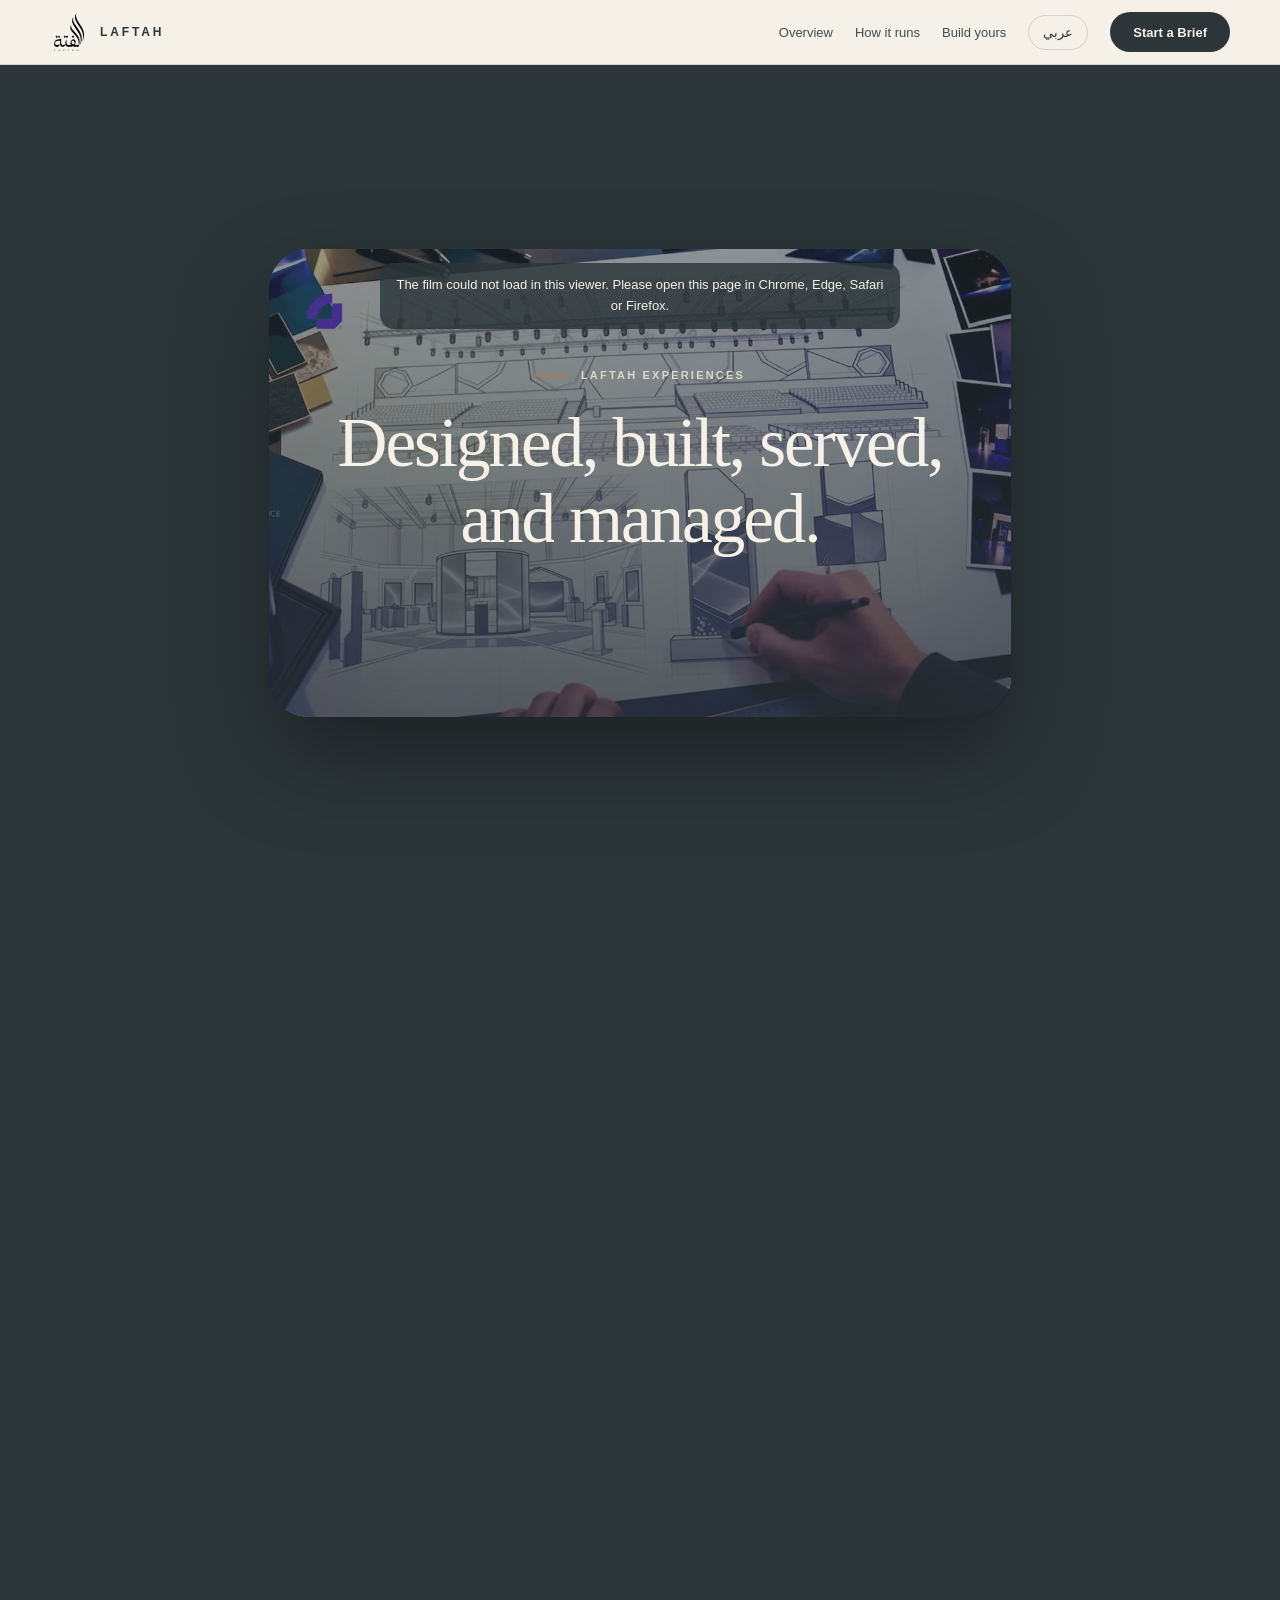
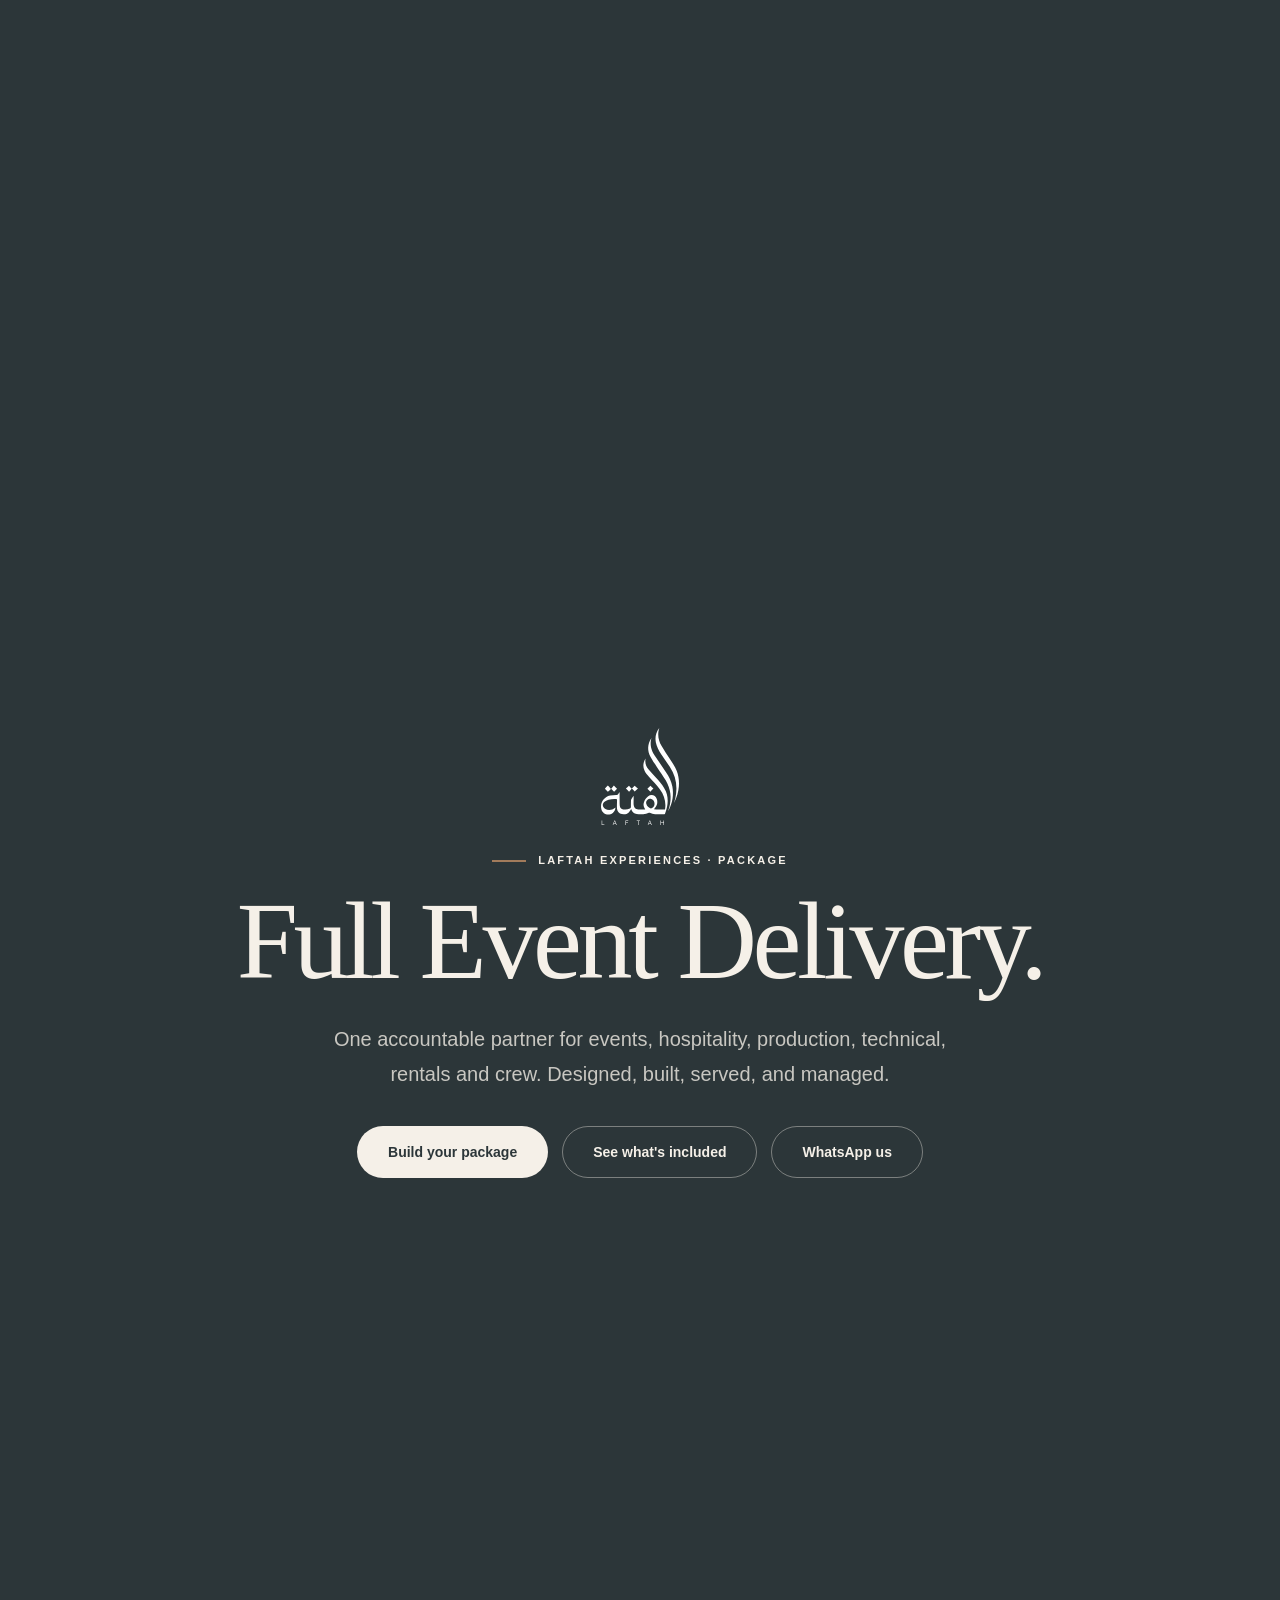
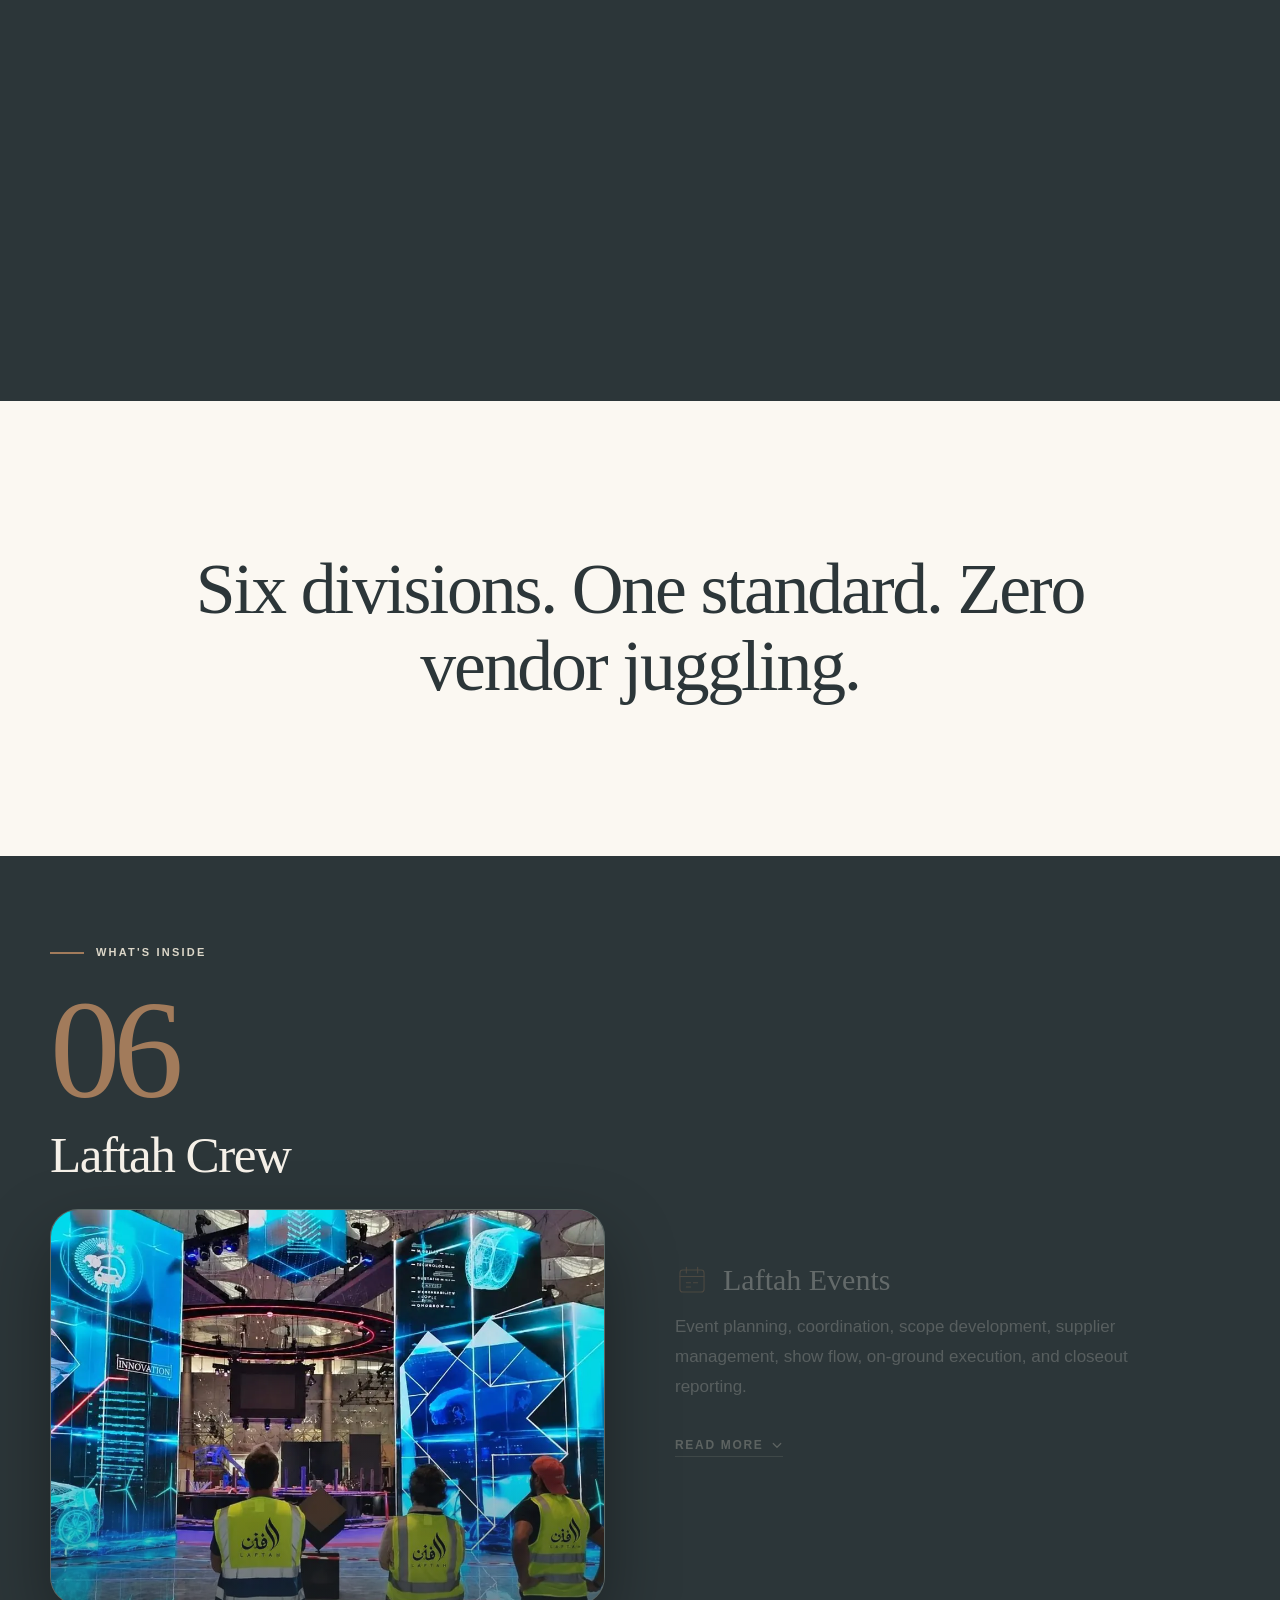
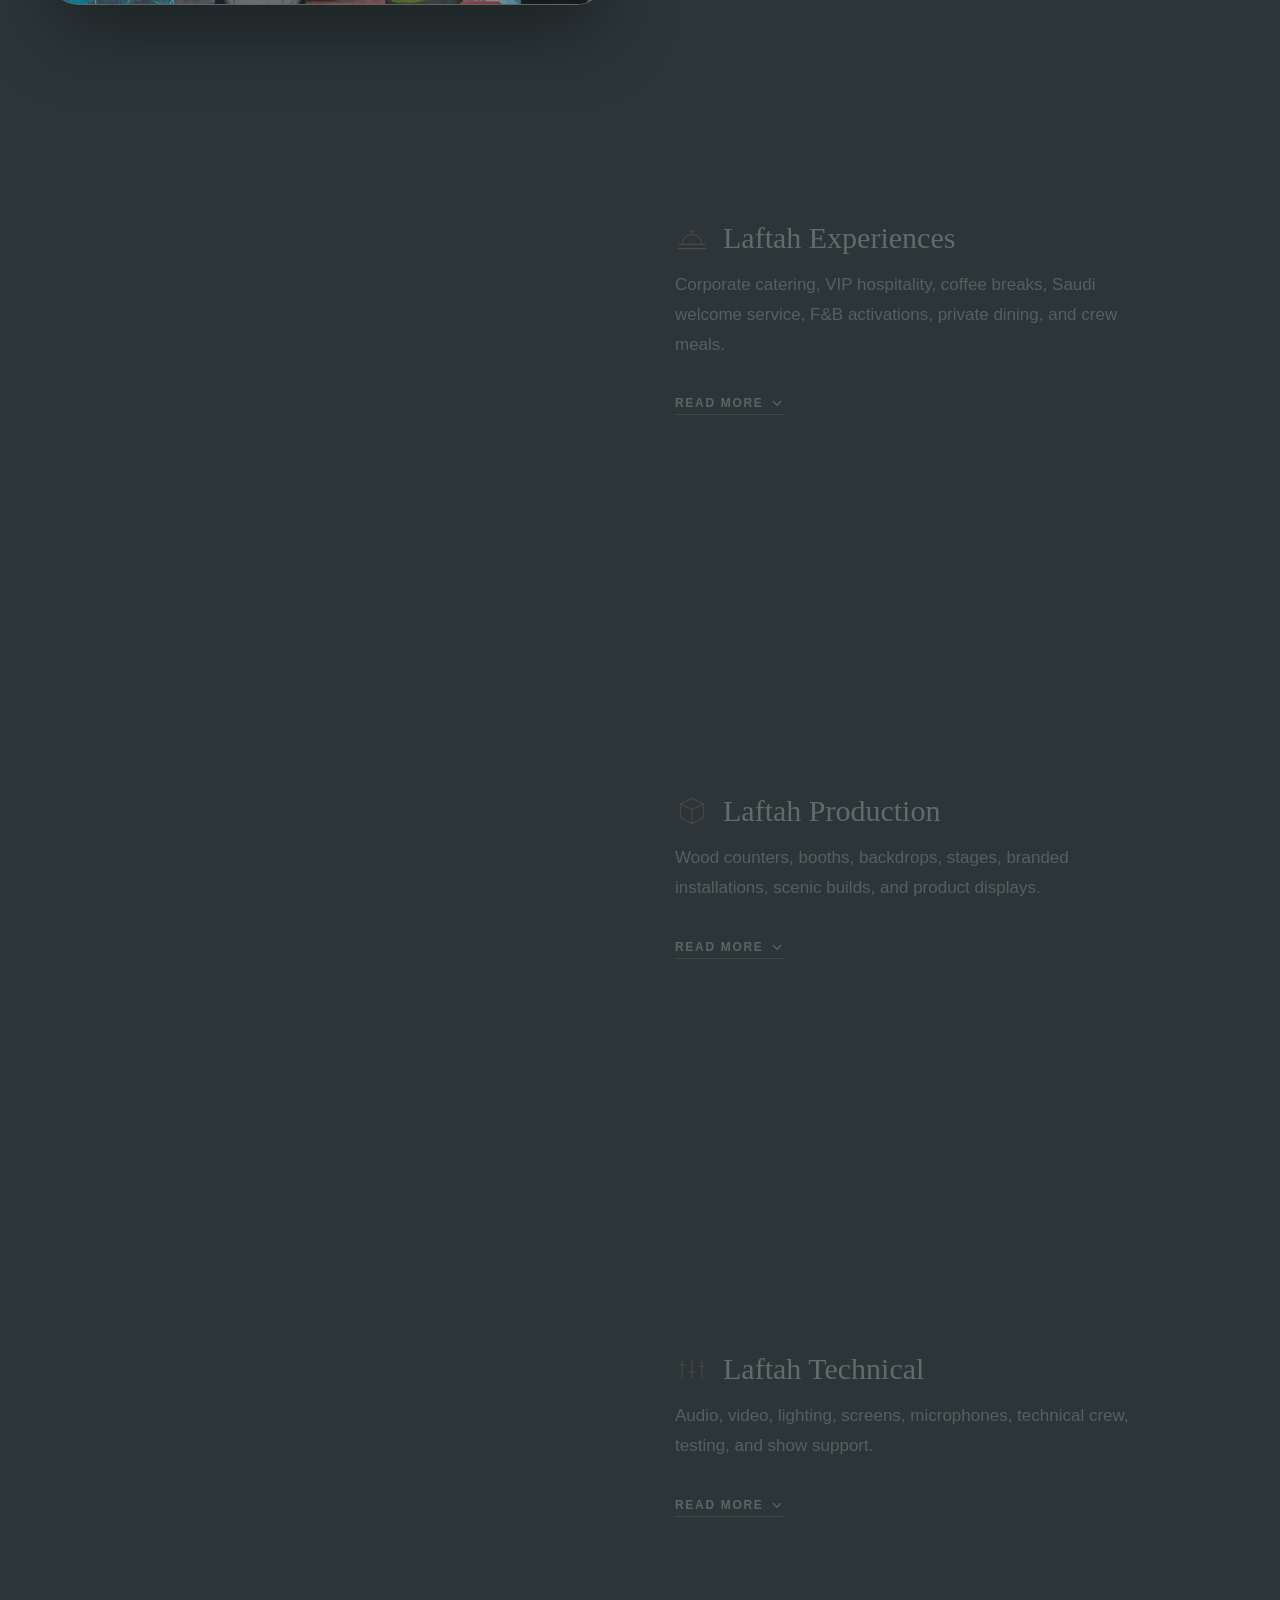
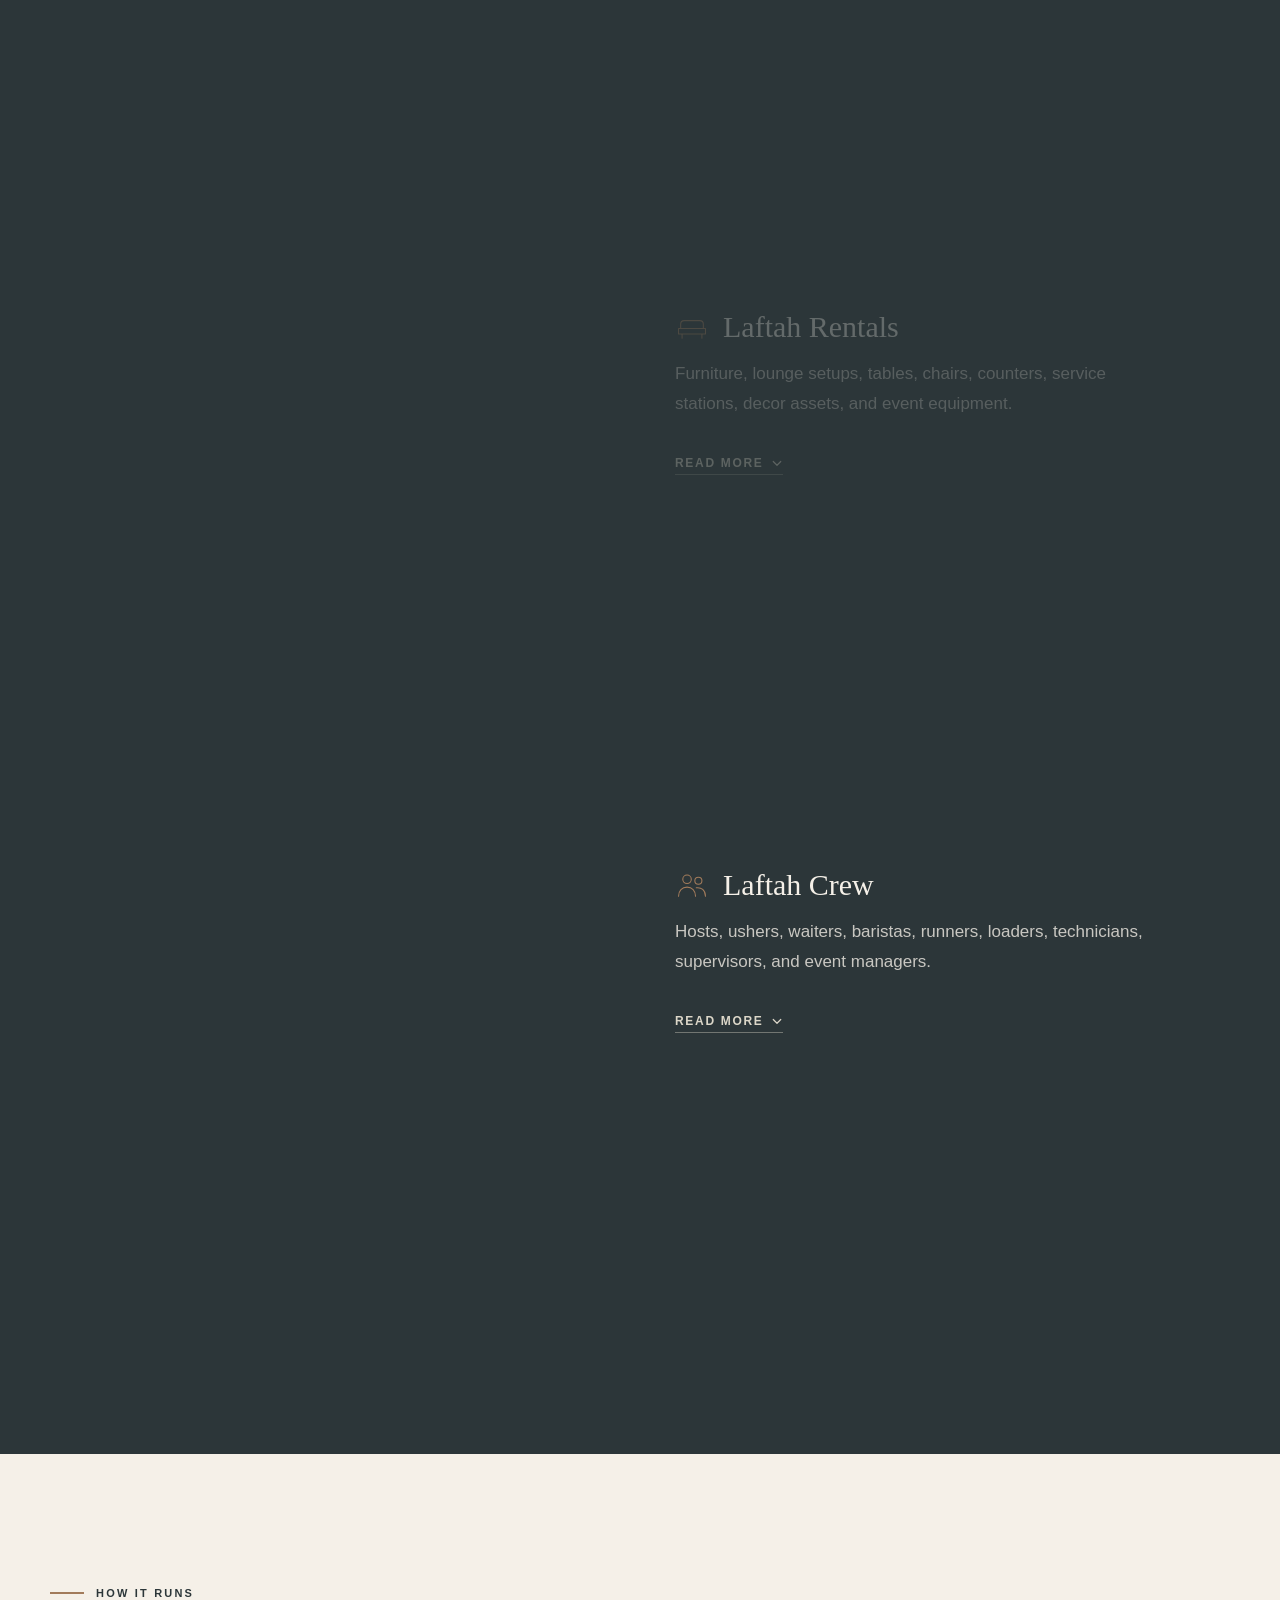
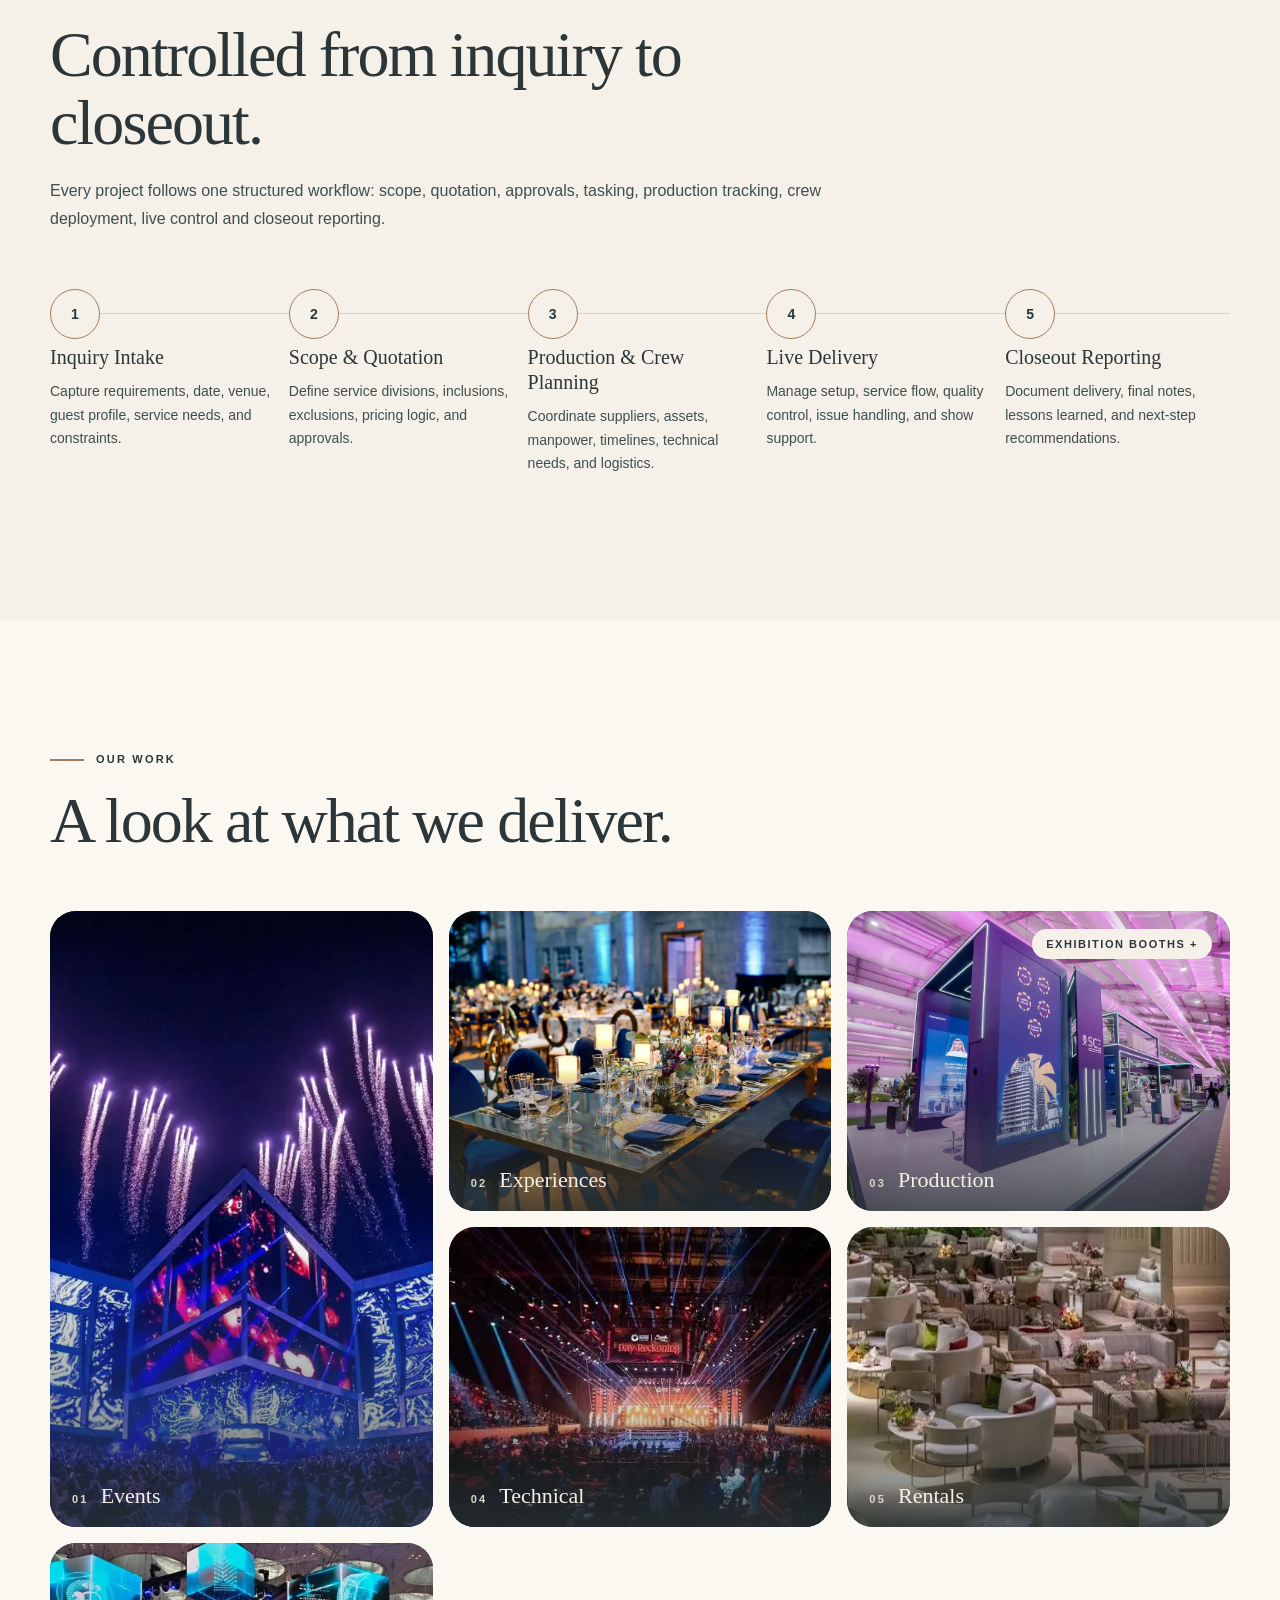
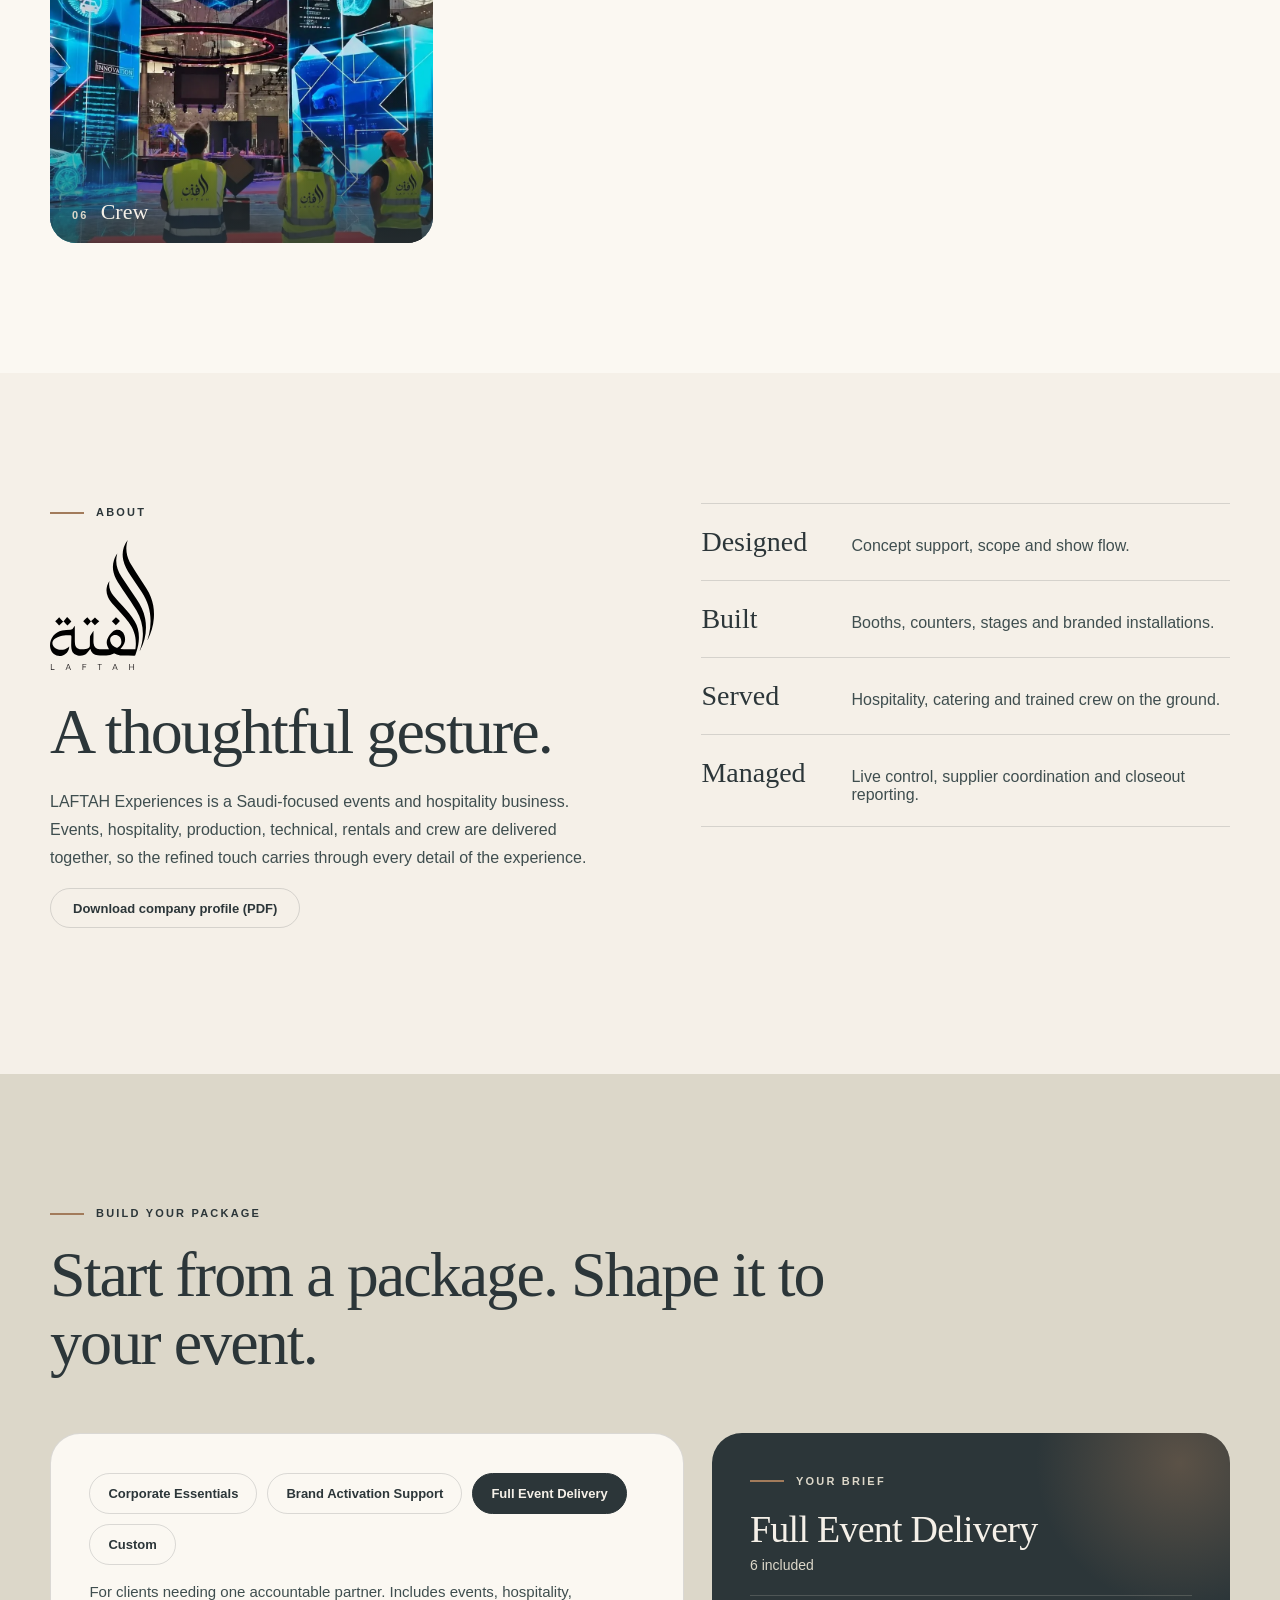
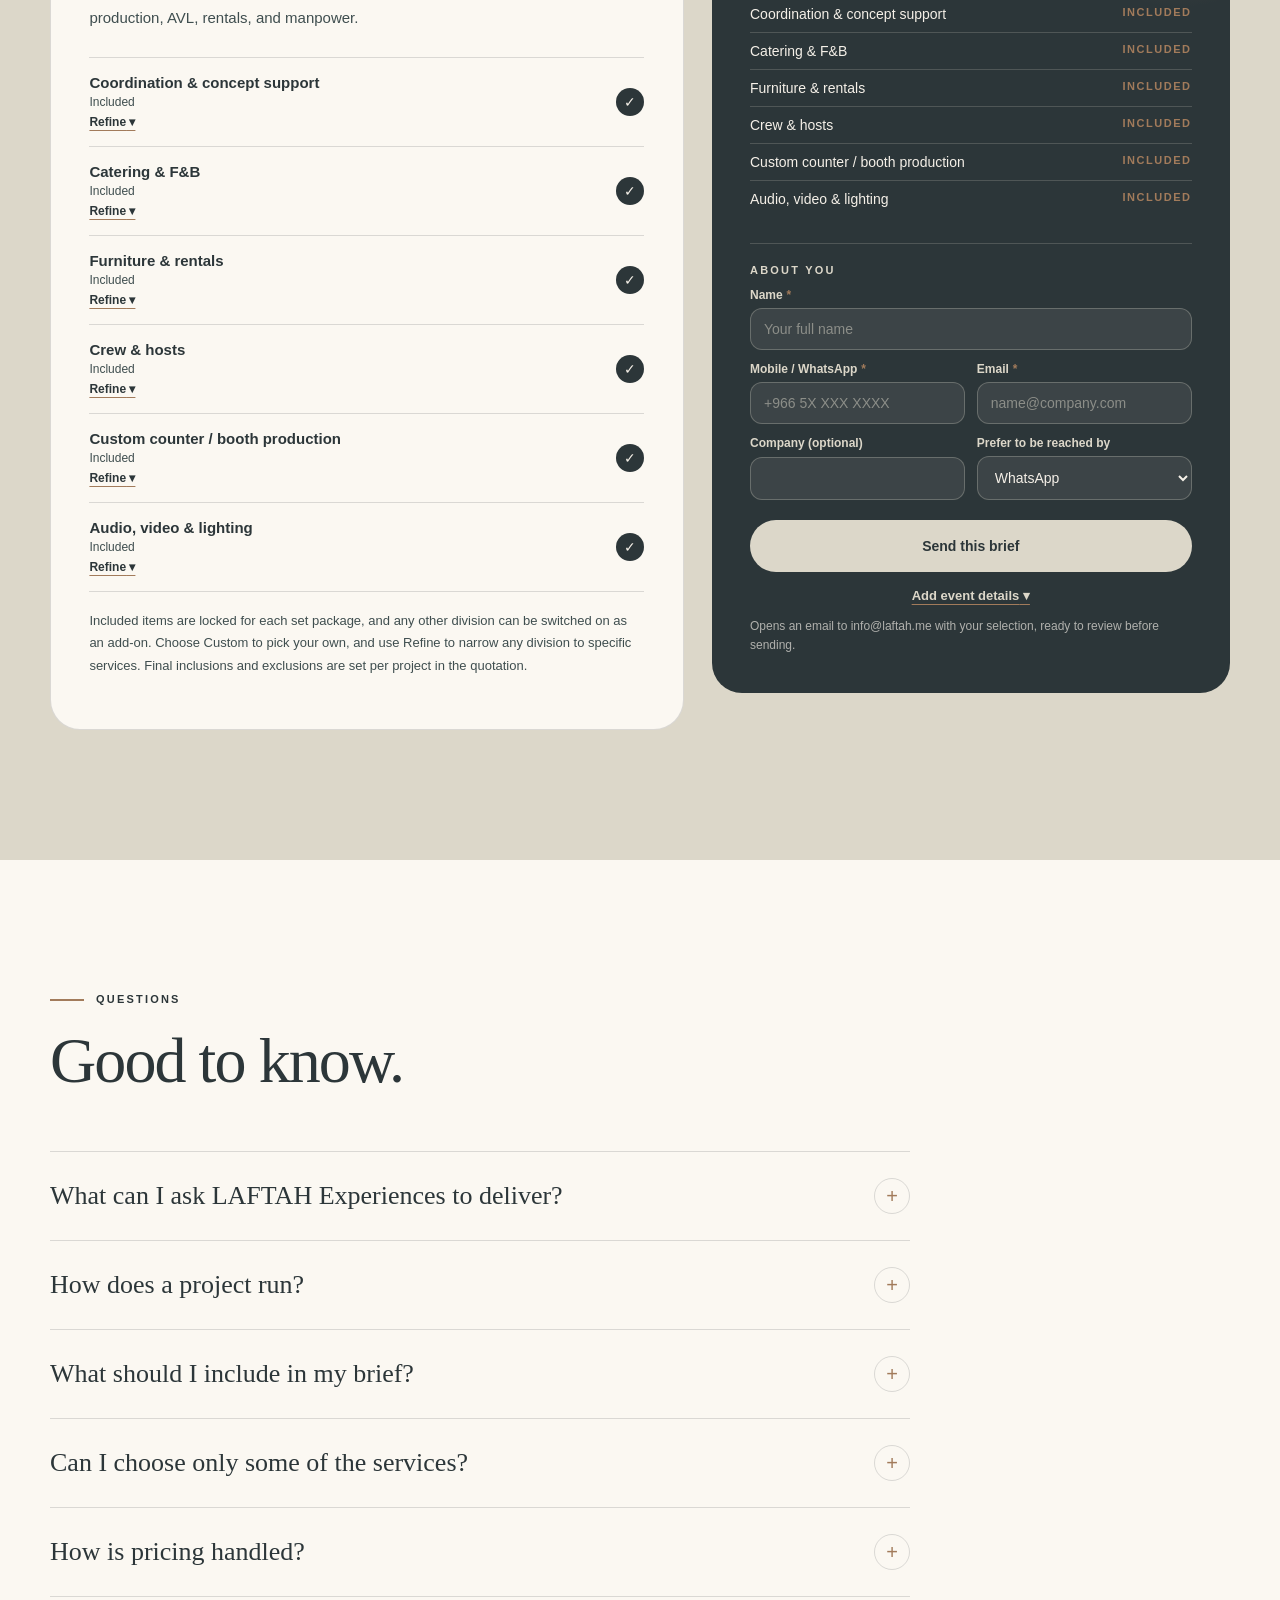
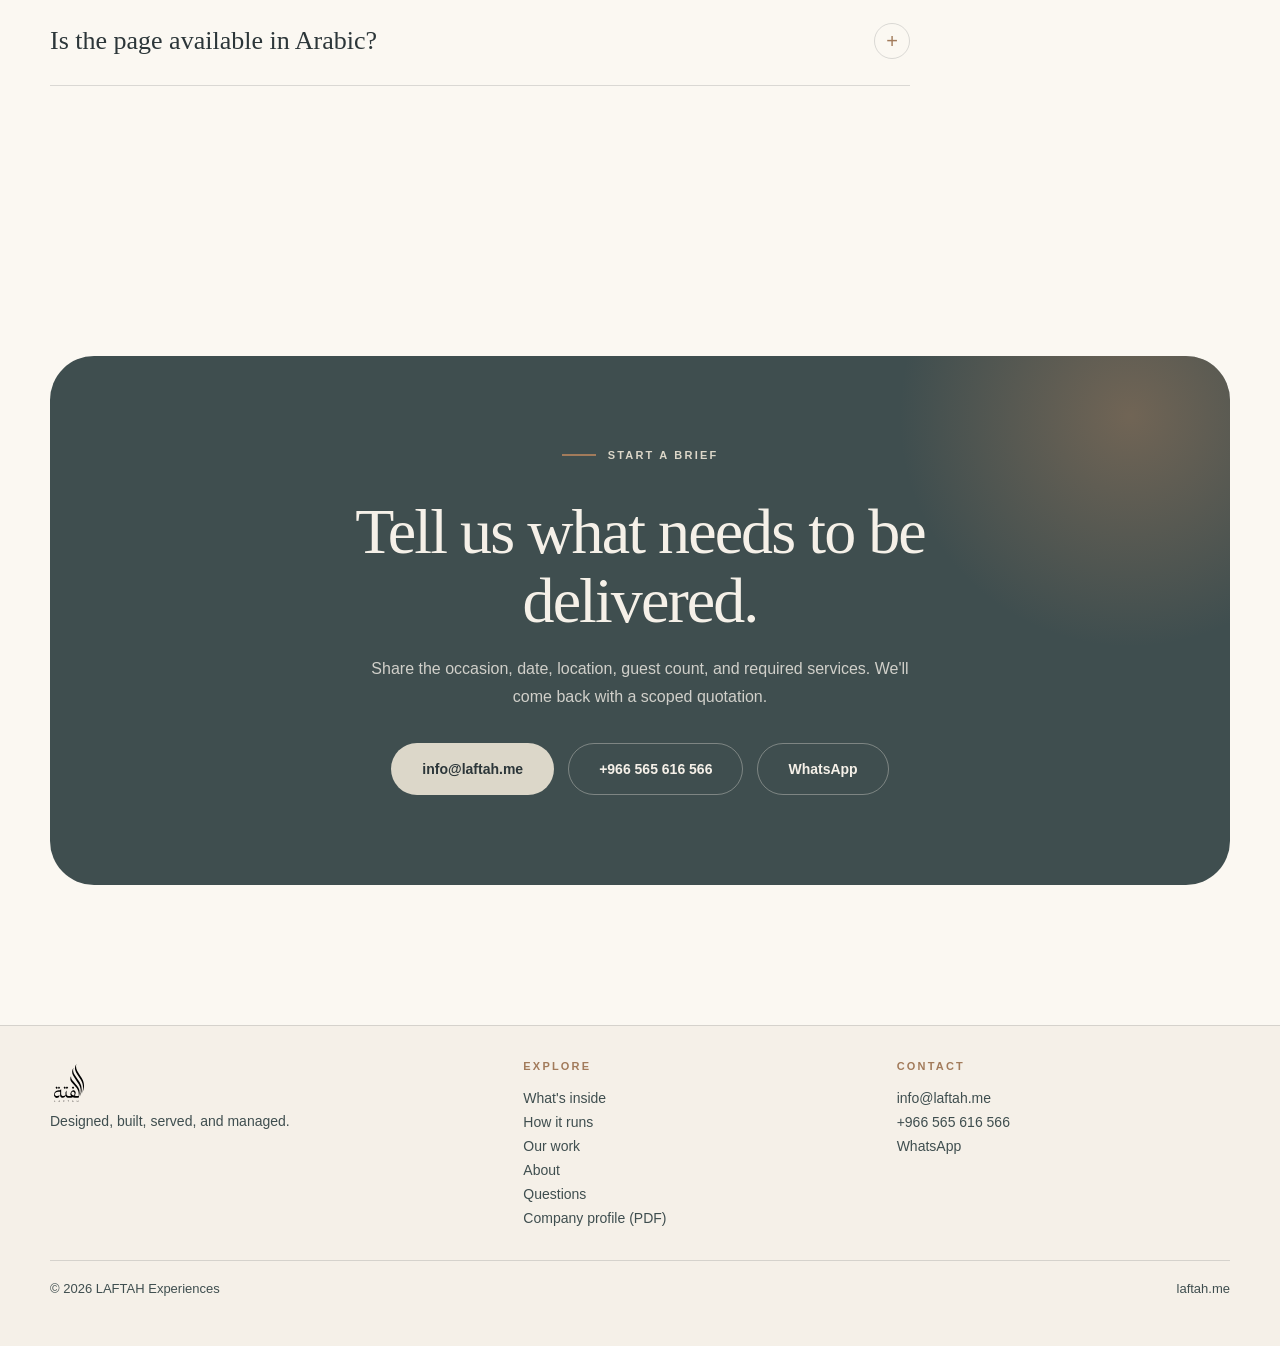
<file: index.html>
<!DOCTYPE html>
<!-- v26 (brief now asks for name, mobile and email before sending; added Work gallery, About, FAQ, fuller footer, WhatsApp button, share/SEO meta; og-image.jpg + apple-touch-icon.png must be uploaded next to the page; Experiences photo = supplied table-setting image; What's inside: photos on the left change on scroll, icons before titles, Read more under each description; photos are user-supplied, check client-logo permissions; text colour switches once, at the midpoint, with a short fade so it never matches the background; second section is taller; text stays centred while background shifts gradually, 100% cream at section end; subtle change spread over the whole section, cream reached only at its end; second section turns from dark-over-video to the original cream as you scroll; intro text animation on load; gradual fade to black; video fades out fully and background turns black as section 2 scrolls in; hero has no background: text sits directly over the pinned film; hero slides over the pinned film, film fades as it is covered; film = SAMPLE footage, third-party Azure Media Group, NOT for publication; no play button; robust video loading + poster; film intro uses the supplied MP4, embedded in this file; film intro before hero, circles removed; = v4 + collapsed Refine chips + collapsed event details): Laftah palette (PROPOSED, pending approval): Inkwell #2C3639, Lunar Eclipse #3F4E4F, Creme Brulee #A27B5B, Au Lait #DCD7C9, Off-white #F5F0E8. Fonts: Georgia / Arial. Swap the :root tokens to re-theme. -->
<html class="no-js" dir="ltr" lang="en">
<head>
<meta charset="utf-8"/>
<meta content="width=device-width, initial-scale=1" name="viewport"/>
<title>Laftah Experiences — Full Event Delivery</title>
<meta content="Build your Laftah package: events, hospitality, production, technical, rentals and crew under one accountable partner." name="description"/>
<meta content="#2C3639" name="theme-color"/>
<link rel="canonical" href="https://laftah.me/"/>
<meta property="og:type" content="website"/>
<meta property="og:site_name" content="LAFTAH Experiences"/>
<meta property="og:title" content="LAFTAH Experiences — Full Event Delivery"/>
<meta property="og:description" content="Events, hospitality, production, technical, rentals and crew under one accountable partner. Designed, built, served, and managed."/>
<meta property="og:url" content="https://laftah.me/"/>
<meta property="og:image" content="https://laftah.me/og-image.jpg"/>
<meta property="og:image:width" content="1200"/>
<meta property="og:image:height" content="630"/>
<meta property="og:image:alt" content="LAFTAH Experiences — Designed, built, served, and managed."/>
<meta property="og:locale" content="en_US"/>
<meta property="og:locale:alternate" content="ar_SA"/>
<meta name="twitter:card" content="summary_large_image"/>
<meta name="twitter:title" content="LAFTAH Experiences — Full Event Delivery"/>
<meta name="twitter:description" content="Events, hospitality, production, technical, rentals and crew under one accountable partner."/>
<meta name="twitter:image" content="https://laftah.me/og-image.jpg"/>
<link rel="apple-touch-icon" href="apple-touch-icon.png"/>
<script type="application/ld+json">{"@context":"https://schema.org","@type":"Organization","name":"LAFTAH Experiences","alternateName":["لفتة","LAFTAH"],"url":"https://laftah.me/","email":"info@laftah.me","telephone":"+966565616566","slogan":"Designed, built, served, and managed."}</script>

<link href="assets/logo.svg" rel="icon"/>
<link rel="preload" as="image" href="assets/poster.webp"/>
<link rel="stylesheet" href="assets/css/style.css"/>
</head>
<body>

<header class="topbar">
  <div class="wrap">
    <a class="brand" href="#top" aria-label="Laftah"><img alt="Laftah logo" src="assets/logo.svg"/><span>LAFTAH</span></a>
    <nav class="subnav" aria-label="Page">
      <a data-k="nav.1" data-en="Overview" data-ar="نظرة عامة" href="#story">Overview</a>
      <a data-k="nav.2" data-en="How it runs" data-ar="كيف نعمل" href="#process">How it runs</a>
      <a data-k="nav.3" data-en="Build yours" data-ar="صمّم باقتك" href="#config">Build yours</a>
      <button class="lang" id="lang" type="button" aria-label="Switch language">عربي</button>
      <a data-k="nav.4" class="pill ink" data-en="Start a Brief" data-ar="ابدأ الطلب" href="#brief">Start a Brief</a>
    </nav>
  </div>
  <div class="progress" id="progress"></div>
</header>

<main id="top">
<section class="film" id="film" aria-label="Laftah film">
  <div class="film-pin">
    <div class="film-frame" id="frame">
      <div class="film-media" id="media"><video id="fv" class="film-video" muted loop playsinline autoplay preload="metadata" aria-label="Laftah film" poster="assets/poster.webp"><source src="assets/video/intro-720.mp4" type="video/mp4" media="(max-width: 700px)"><source src="assets/video/intro-1080.mp4" type="video/mp4"></video></div>
      <div class="film-veil"></div>
      <div class="film-copy" id="fCopy">
        <p data-k="film.1" class="eyebrow" data-en="Laftah Experiences" data-ar="لفتة للتجارب">Laftah Experiences</p>
        <h2 data-k="film.2" data-en="Designed, built, served, and managed." data-ar="نصمّم، نبني، نقدّم، وندير.">Designed, built, served, and managed.</h2>
      </div>
      <p data-k="film.3" class="film-err" id="fErr" hidden data-en="The film could not load in this viewer. Please open this page in Chrome, Edge, Safari or Firefox." data-ar="تعذّر تحميل الفيلم في هذا العارض. يرجى فتح الصفحة في Chrome أو Edge أو Safari أو Firefox.">The film could not load in this viewer. Please open this page in Chrome, Edge, Safari or Firefox.</p>
    </div>
  </div>
</section>

<section class="hero" id="hero">
  <div class="wrap stage">
    <img alt="" class="hero-logo" src="assets/logo.svg"/>
    <p data-k="hero.1" class="eyebrow" data-en="Laftah Experiences · Package" data-ar="لفتة للتجارب · باقة">Laftah Experiences · Package</p>
    <h1 data-k="hero.2" data-en="Full Event Delivery." data-ar="تنفيذ الفعالية بالكامل.">Full Event Delivery.</h1>
    <p data-k="hero.3" class="lead" data-en="One accountable partner for events, hospitality, production, technical, rentals and crew. Designed, built, served, and managed." data-ar="شريك واحد مسؤول عن الفعاليات والضيافة والإنتاج والتقنيات والتأجير والطاقم. نصمّم، نبني، نقدّم، وندير.">One accountable partner for events, hospitality, production, technical, rentals and crew. Designed, built, served, and managed.</p>
    <div class="hero-actions">
      <a data-k="hero.4" class="pill ink big" data-en="Build your package" data-ar="صمّم باقتك" href="#config">Build your package</a>
      <a data-k="hero.5" class="pill ghost big" data-en="See what's included" data-ar="ما الذي تشمله الباقة" href="#story">See what's included</a>
      <a data-k="hero.6" class="pill ghost big wa-link" data-c="wa" href="https://wa.me/966565616566" target="_blank" rel="noopener" data-en="WhatsApp us" data-ar="راسلنا عبر واتساب">WhatsApp us</a>
    </div>
  </div>
  <div data-k="hero.7" class="scroll-hint" data-en="Scroll" data-ar="مرر">Scroll</div>
</section>

<section class="statement">
  <div class="wrap">
    <h2 data-k="statement.1" class="rv" data-en="Six divisions. One standard. Zero vendor juggling." data-ar="ستة أقسام. معيار واحد. بلا تعدد موردين.">Six divisions. One standard. Zero vendor juggling.</h2>
  </div>
</section>

<section class="story" id="story">
  <div class="wrap story-grid">
    <div class="story-sticky" aria-live="polite">
      <p data-k="story.1" class="eyebrow" data-en="What's inside" data-ar="ما بداخل الباقة">What's inside</p>
      <div class="story-num" id="sNum">01</div>
      <div class="story-title" id="sTitle">Laftah Events</div>
      <div class="story-photo" aria-hidden="true"><img src="assets/img/events.webp" alt="" style="object-position:50% 50%" class="on"><img loading="lazy" decoding="async" src="assets/img/experiences.webp" alt="" style="object-position:50% 55%"><img loading="lazy" decoding="async" src="assets/img/production.webp" alt="" style="object-position:45% 50%"><img loading="lazy" decoding="async" src="assets/img/technical.webp" alt="" style="object-position:50% 50%"><img loading="lazy" decoding="async" src="assets/img/rentals.webp" alt="" style="--z:1.55;transform-origin:88% 30%;object-position:88% 30%"><img loading="lazy" decoding="async" src="assets/img/crew.webp" alt="" style="object-position:50% 62%"></div>
    </div>
    <div class="story-steps">
      <article class="step" data-d="coord" data-n="01"><h3><svg class="ic" viewBox="0 0 48 48" aria-hidden="true"><rect x="7" y="10" width="34" height="31" rx="4"/><path d="M7 19h34M16 6v8M32 6v8M16 28h6M26 28h6M16 34h6"/></svg><span data-k="story.2" data-en="Laftah Events" data-ar="لفتة للفعاليات">Laftah Events</span></h3><p data-k="story.3" data-en="Event planning, coordination, scope development, supplier management, show flow, on-ground execution, and closeout reporting." data-ar="تخطيط الفعاليات، التنسيق، تطوير النطاق، إدارة الموردين، مسار العرض، التنفيذ الميداني، وتقرير الإغلاق.">Event planning, coordination, scope development, supplier management, show flow, on-ground execution, and closeout reporting.</p><button class="more-btn" type="button" aria-expanded="false"><span data-k="story.4" class="mb-t" data-en="Read more" data-ar="اقرأ المزيد">Read more</span><svg viewBox="0 0 16 16" aria-hidden="true"><path d="M3 6l5 5 5-5"/></svg></button><div class="more" hidden><p data-k="story.5" class="more-l" data-en="Includes" data-ar="يشمل">Includes</p><ul></ul></div></article>
      <article class="step" data-d="fnb" data-n="02"><h3><svg class="ic" viewBox="0 0 48 48" aria-hidden="true"><path d="M6 33h36M10 33a14 14 0 0 1 28 0M24 14v5M20 14h8M4 39h40"/></svg><span data-k="story.6" data-en="Laftah Experiences" data-ar="لفتة للتجارب">Laftah Experiences</span></h3><p data-k="story.7" data-en="Corporate catering, VIP hospitality, coffee breaks, Saudi welcome service, F&B activations, private dining, and crew meals." data-ar="ضيافة الشركات، ضيافة كبار الشخصيات، استراحات القهوة، الضيافة السعودية، تفعيلات المأكولات والمشروبات، العشاء الخاص، ووجبات الطاقم.">Corporate catering, VIP hospitality, coffee breaks, Saudi welcome service, F&B activations, private dining, and crew meals.</p><button class="more-btn" type="button" aria-expanded="false"><span data-k="story.8" class="mb-t" data-en="Read more" data-ar="اقرأ المزيد">Read more</span><svg viewBox="0 0 16 16" aria-hidden="true"><path d="M3 6l5 5 5-5"/></svg></button><div class="more" hidden><p data-k="story.9" class="more-l" data-en="Includes" data-ar="يشمل">Includes</p><ul></ul></div></article>
      <article class="step" data-d="prod" data-n="03"><h3><svg class="ic" viewBox="0 0 48 48" aria-hidden="true"><path d="M24 6 40 14v20L24 42 8 34V14zM8 14l16 8 16-8M24 22v20"/></svg><span data-k="story.10" data-en="Laftah Production" data-ar="لفتة للإنتاج">Laftah Production</span></h3><p data-k="story.11" data-en="Wood counters, booths, backdrops, stages, branded installations, scenic builds, and product displays." data-ar="كاونترات خشبية، أجنحة، خلفيات، منصات، تركيبات تحمل الهوية، أعمال ديكورية، وعروض منتجات.">Wood counters, booths, backdrops, stages, branded installations, scenic builds, and product displays.</p><button class="more-btn" type="button" aria-expanded="false"><span data-k="story.12" class="mb-t" data-en="Read more" data-ar="اقرأ المزيد">Read more</span><svg viewBox="0 0 16 16" aria-hidden="true"><path d="M3 6l5 5 5-5"/></svg></button><div class="more" hidden><p data-k="story.13" class="more-l" data-en="Includes" data-ar="يشمل">Includes</p><ul></ul></div></article>
      <article class="step" data-d="avl" data-n="04"><h3><svg class="ic" viewBox="0 0 48 48" aria-hidden="true"><path d="M10 12v24M24 12v24M38 12v24M6 18h8M20 28h8M34 20h8"/></svg><span data-k="story.14" data-en="Laftah Technical" data-ar="لفتة للتقنيات">Laftah Technical</span></h3><p data-k="story.15" data-en="Audio, video, lighting, screens, microphones, technical crew, testing, and show support." data-ar="صوت، فيديو، إضاءة، شاشات، ميكروفونات، طاقم تقني، اختبارات، ودعم أثناء العرض.">Audio, video, lighting, screens, microphones, technical crew, testing, and show support.</p><button class="more-btn" type="button" aria-expanded="false"><span data-k="story.16" class="mb-t" data-en="Read more" data-ar="اقرأ المزيد">Read more</span><svg viewBox="0 0 16 16" aria-hidden="true"><path d="M3 6l5 5 5-5"/></svg></button><div class="more" hidden><p data-k="story.17" class="more-l" data-en="Includes" data-ar="يشمل">Includes</p><ul></ul></div></article>
      <article class="step" data-d="rent" data-n="05"><h3><svg class="ic" viewBox="0 0 48 48" aria-hidden="true"><path d="M8 26v-6a5 5 0 0 1 5-5h22a5 5 0 0 1 5 5v6M5 26h38v8H5zM10 34v6M38 34v6"/></svg><span data-k="story.18" data-en="Laftah Rentals" data-ar="لفتة للتأجير">Laftah Rentals</span></h3><p data-k="story.19" data-en="Furniture, lounge setups, tables, chairs, counters, service stations, decor assets, and event equipment." data-ar="أثاث، جلسات ضيافة، طاولات، كراسي، كاونترات، محطات خدمة، عناصر ديكور، ومعدات فعاليات.">Furniture, lounge setups, tables, chairs, counters, service stations, decor assets, and event equipment.</p><button class="more-btn" type="button" aria-expanded="false"><span data-k="story.20" class="mb-t" data-en="Read more" data-ar="اقرأ المزيد">Read more</span><svg viewBox="0 0 16 16" aria-hidden="true"><path d="M3 6l5 5 5-5"/></svg></button><div class="more" hidden><p data-k="story.21" class="more-l" data-en="Includes" data-ar="يشمل">Includes</p><ul></ul></div></article>
      <article class="step" data-d="crew" data-n="06"><h3><svg class="ic" viewBox="0 0 48 48" aria-hidden="true"><circle cx="17" cy="16" r="6"/><circle cx="33" cy="18" r="5"/><path d="M5 40c0-8 5-13 12-13s12 5 12 13M30 28c7-1 13 3 13 12"/></svg><span data-k="story.22" data-en="Laftah Crew" data-ar="لفتة للطاقم">Laftah Crew</span></h3><p data-k="story.23" data-en="Hosts, ushers, waiters, baristas, runners, loaders, technicians, supervisors, and event managers." data-ar="مضيفون، منظمون، نُدُل، باريستا، مساعدين، عمال تحميل، تقنيون، مشرفون، ومديرو فعاليات.">Hosts, ushers, waiters, baristas, runners, loaders, technicians, supervisors, and event managers.</p><button class="more-btn" type="button" aria-expanded="false"><span data-k="story.24" class="mb-t" data-en="Read more" data-ar="اقرأ المزيد">Read more</span><svg viewBox="0 0 16 16" aria-hidden="true"><path d="M3 6l5 5 5-5"/></svg></button><div class="more" hidden><p data-k="story.25" class="more-l" data-en="Includes" data-ar="يشمل">Includes</p><ul></ul></div></article>
    </div>
  </div>
</section>

<section class="process" id="process">
  <div class="wrap">
    <div class="sec-head rv">
      <p data-k="process.1" class="eyebrow" data-en="How it runs" data-ar="كيف نعمل">How it runs</p>
      <h2 data-k="process.2" data-en="Controlled from inquiry to closeout." data-ar="تحكم كامل من الاستفسار إلى الإغلاق.">Controlled from inquiry to closeout.</h2>
      <p data-k="process.3" data-en="Every project follows one structured workflow: scope, quotation, approvals, tasking, production tracking, crew deployment, live control and closeout reporting." data-ar="يتبع كل مشروع مسار عمل منظماً واحداً: النطاق، التسعير، الموافقات، المهام، تتبع الإنتاج، توزيع الطواقم، التحكم الحي وتقرير الإغلاق.">Every project follows one structured workflow: scope, quotation, approvals, tasking, production tracking, crew deployment, live control and closeout reporting.</p>
    </div>
    <div class="timeline">
      <div class="t-step rv" data-n="1"><h3 data-k="process.4" data-en="Inquiry Intake" data-ar="استقبال الطلب">Inquiry Intake</h3><p data-k="process.5" data-en="Capture requirements, date, venue, guest profile, service needs, and constraints." data-ar="تسجيل المتطلبات، التاريخ، الموقع، نوع الضيوف، الخدمات المطلوبة، والقيود.">Capture requirements, date, venue, guest profile, service needs, and constraints.</p></div>
      <div class="t-step rv" data-n="2"><h3 data-k="process.6" data-en="Scope & Quotation" data-ar="النطاق والتسعير">Scope & Quotation</h3><p data-k="process.7" data-en="Define service divisions, inclusions, exclusions, pricing logic, and approvals." data-ar="تحديد أقسام الخدمة، البنود المشمولة، الاستثناءات، منطق التسعير، والموافقات.">Define service divisions, inclusions, exclusions, pricing logic, and approvals.</p></div>
      <div class="t-step rv" data-n="3"><h3 data-k="process.8" data-en="Production & Crew Planning" data-ar="تخطيط الإنتاج والطاقم">Production & Crew Planning</h3><p data-k="process.9" data-en="Coordinate suppliers, assets, manpower, timelines, technical needs, and logistics." data-ar="تنسيق الموردين، الأصول، القوى العاملة، الجداول، المتطلبات التقنية، واللوجستيات.">Coordinate suppliers, assets, manpower, timelines, technical needs, and logistics.</p></div>
      <div class="t-step rv" data-n="4"><h3 data-k="process.10" data-en="Live Delivery" data-ar="التنفيذ الحي">Live Delivery</h3><p data-k="process.11" data-en="Manage setup, service flow, quality control, issue handling, and show support." data-ar="إدارة التجهيز، مسار الخدمة، مراقبة الجودة، معالجة المشاكل، ودعم العرض.">Manage setup, service flow, quality control, issue handling, and show support.</p></div>
      <div class="t-step rv" data-n="5"><h3 data-k="process.12" data-en="Closeout Reporting" data-ar="تقرير الإغلاق">Closeout Reporting</h3><p data-k="process.13" data-en="Document delivery, final notes, lessons learned, and next-step recommendations." data-ar="توثيق التنفيذ، الملاحظات النهائية، الدروس المستفادة، والتوصيات القادمة.">Document delivery, final notes, lessons learned, and next-step recommendations.</p></div>
    </div>
  </div>
</section>

<section class="work" id="work">
  <div class="wrap">
    <div class="sec-head rv">
      <p data-k="work.1" class="eyebrow" data-en="Our work" data-ar="أعمالنا">Our work</p>
      <h2 data-k="work.2" data-en="A look at what we deliver." data-ar="لمحة عمّا ننفّذه.">A look at what we deliver.</h2>
    </div>
    <div class="work-grid rv" id="workGrid"></div>
    <div class="booths-panel" id="booths" hidden>
      <div class="bp-head">
        <div>
          <p data-k="work.3" class="eyebrow" data-en="Production · Exhibition booths" data-ar="الإنتاج · أجنحة المعارض">Production · Exhibition booths</p>
          <h3 data-k="work.4" data-en="Booths designed, built and branded for you." data-ar="أجنحة نصمّمها ونبنيها ونطبع عليها علامتكم.">Booths designed, built and branded for you.</h3>
          <p data-k="work.5" data-en="Five starting points, from a compact 9 sqm stand to a premium 100 sqm build. Every one is adapted to your brand, your venue and your exhibition rules." data-ar="خمس نقاط انطلاق، من جناح مدمج بمساحة 9 م² إلى جناح فاخر بمساحة 100 م². كلٌّ منها يُكيَّف مع علامتكم وموقعكم وأنظمة المعرض.">Five starting points, from a compact 9 sqm stand to a premium 100 sqm build. Every one is adapted to your brand, your venue and your exhibition rules.</p>
        </div>
        <button data-k="work.6" class="pill ghost" id="bpClose" type="button" data-en="Close" data-ar="إغلاق">Close</button>
      </div>
      <div class="booth-grid" id="boothGrid"></div>
      <p data-k="work.7" class="note booth-note" data-en="Illustrative concepts with sample branding. Sizes, finishes and inclusions are confirmed in your quotation." data-ar="تصاميم توضيحية بعلامة تجريبية. تُؤكَّد المقاسات والتشطيبات والمشمولات في عرض السعر.">Illustrative concepts with sample branding. Sizes, finishes and inclusions are confirmed in your quotation.</p>
    </div>
  </div>
</section>

<div class="lb" id="lb" hidden role="dialog" aria-modal="true" aria-label="Booth drawings">
  <button class="lb-x" id="lbX" type="button" aria-label="Close">×</button>
  <button class="lb-n lb-prev" id="lbP" type="button" aria-label="Previous">‹</button>
  <img id="lbImg" alt=""/>
  <button class="lb-n lb-next" id="lbN" type="button" aria-label="Next">›</button>
  <p class="lb-cap" id="lbCap"></p>
</div>

<section class="about" id="about">
  <div class="wrap about-grid">
    <div class="rv">
      <p data-k="about.1" class="eyebrow" data-en="About" data-ar="من نحن">About</p>
      <img class="about-logo" alt="LAFTAH" src="assets/logo.svg">
      <h2 data-k="about.2" data-en="A thoughtful gesture." data-ar="لمسة مدروسة.">A thoughtful gesture.</h2>
      <p data-k="about.3" data-en="LAFTAH Experiences is a Saudi-focused events and hospitality business. Events, hospitality, production, technical, rentals and crew are delivered together, so the refined touch carries through every detail of the experience." data-ar="لفتة للتجارب شركة سعودية متخصصة في الفعاليات والضيافة. نقدّم الفعاليات والضيافة والإنتاج والتقنيات والتأجير والطواقم معاً، لتصل اللمسة الراقية إلى كل تفصيل في التجربة.">LAFTAH Experiences is a Saudi-focused events and hospitality business. Events, hospitality, production, technical, rentals and crew are delivered together, so the refined touch carries through every detail of the experience.</p>
      <p><a data-k="about.4" class="pill ghost" href="downloads/LAFTAH-Experiences-Company-Profile-EN.pdf" download data-href-en="downloads/LAFTAH-Experiences-Company-Profile-EN.pdf" data-href-ar="downloads/LAFTAH-Experiences-Company-Profile-AR.pdf" data-en="Download company profile (PDF)" data-ar="حمّل نبذة عن الشركة (PDF)">Download company profile (PDF)</a></p>
    </div>
    <ul class="pillars rv">
      <li><b data-k="about.5" data-en="Designed" data-ar="نصمّم">Designed</b><span data-k="about.6" data-en="Concept support, scope and show flow." data-ar="دعم الفكرة، النطاق ومسار العرض.">Concept support, scope and show flow.</span></li>
      <li><b data-k="about.7" data-en="Built" data-ar="نبني">Built</b><span data-k="about.8" data-en="Booths, counters, stages and branded installations." data-ar="أجنحة، كاونترات، منصات وتركيبات تحمل الهوية.">Booths, counters, stages and branded installations.</span></li>
      <li><b data-k="about.9" data-en="Served" data-ar="نقدّم">Served</b><span data-k="about.10" data-en="Hospitality, catering and trained crew on the ground." data-ar="ضيافة، تموين وطواقم مدرّبة في الموقع.">Hospitality, catering and trained crew on the ground.</span></li>
      <li><b data-k="about.11" data-en="Managed" data-ar="ندير">Managed</b><span data-k="about.12" data-en="Live control, supplier coordination and closeout reporting." data-ar="تحكم مباشر، تنسيق الموردين وتقرير الإغلاق.">Live control, supplier coordination and closeout reporting.</span></li>
    </ul>
  </div>
</section>

<section class="config" id="config">
  <div class="wrap">
    <div class="sec-head rv">
      <p data-k="config.1" class="eyebrow" data-en="Build your package" data-ar="صمّم باقتك">Build your package</p>
      <h2 data-k="config.2" data-en="Start from a package. Shape it to your event." data-ar="ابدأ من باقة. وصمّمها لفعاليتك.">Start from a package. Shape it to your event.</h2>
    </div>
    <div class="cfg rv">
      <div class="cfg-card">
        <div class="pkgs" role="radiogroup" aria-label="Package" id="pkgs"></div>
        <p class="pkg-desc" id="pkgDesc"></p>
        <p class="boothchip" id="boothChip" hidden><span id="boothChipT"></span><button type="button" id="boothChipX" aria-label="Remove">×</button></p>
        <ul class="items" id="items"></ul>
        <p data-k="config.3" class="note" data-en="Included items are locked for each set package, and any other division can be switched on as an add-on. Choose Custom to pick your own, and use Refine to narrow any division to specific services. Final inclusions and exclusions are set per project in the quotation." data-ar="البنود المشمولة ثابتة في كل باقة جاهزة، ويمكن تفعيل أي قسم آخر كإضافة. اختر «مخصصة» لتحديد ما تريد، واستخدم «تخصيص» لتحديد خدمات بعينها داخل أي قسم. تُحدَّد البنود المشمولة والمستثناة نهائياً لكل مشروع في عرض السعر.">Included items are locked for each set package, and any other division can be switched on as an add-on. Choose Custom to pick your own, and use Refine to narrow any division to specific services. Final inclusions and exclusions are set per project in the quotation.</p>
      </div>
      <aside class="summary" aria-live="polite">
        <p data-k="config.4" class="eyebrow" data-en="Your brief" data-ar="طلبك">Your brief</p>
        <h3 id="sumTitle"></h3>
        <div class="count" id="sumCount"></div>
        <ul id="sumList"></ul>
        <div class="you">
          <p data-k="config.5" data-en="About you" data-ar="عنك">About you</p>
          <div class="dgrid">
            <label class="full"><span><span data-k="config.6" data-en="Name" data-ar="الاسم">Name</span> <i class="req">*</i></span><input id="fName" type="text" autocomplete="name" required data-pen="Your full name" data-par="اسمك الكامل"/></label>
            <label><span><span data-k="config.7" data-en="Mobile / WhatsApp" data-ar="الجوال / واتساب">Mobile / WhatsApp</span> <i class="req">*</i></span><input id="fPhone" type="tel" autocomplete="tel" inputmode="tel" dir="ltr" required data-pen="+966 5X XXX XXXX" data-par="+966 5X XXX XXXX"/></label>
            <label><span><span data-k="config.8" data-en="Email" data-ar="البريد الإلكتروني">Email</span> <i class="req">*</i></span><input id="fMail" type="email" autocomplete="email" dir="ltr" required data-pen="name@company.com" data-par="name@company.com"/></label>
            <label><span data-k="config.9" data-en="Company (optional)" data-ar="الشركة (اختياري)">Company (optional)</span><input id="fCo" type="text" autocomplete="organization"/></label>
            <label><span data-k="config.10" data-en="Prefer to be reached by" data-ar="طريقة التواصل المفضلة">Prefer to be reached by</span><select id="fPref"><option data-k="config.11" value="WhatsApp" data-en="WhatsApp" data-ar="واتساب">WhatsApp</option><option data-k="config.12" value="Call" data-en="Call" data-ar="اتصال">Call</option><option data-k="config.13" value="Email" data-en="Email" data-ar="بريد إلكتروني">Email</option></select></label>
          </div>
        </div>
        <input type="text" id="fHp" name="website" tabindex="-1" autocomplete="off" aria-hidden="true" style="position:absolute;left:-9999px;width:1px;height:1px;opacity:0">
        <p class="reqhint" id="reqHint" role="alert"></p>
        <a data-k="config.14" class="pill light big" id="sumCta" href="#brief" data-en="Send this brief" data-ar="أرسل هذا الطلب">Send this brief</a>
        <button data-k="config.15" class="dtoggle" id="dBtn" type="button" aria-expanded="false" aria-controls="dGrid" data-en="Add event details" data-ar="أضف تفاصيل الفعالية">Add event details</button>
        <div class="dgrid" id="dGrid" hidden>
          <label><span data-k="config.16" data-en="Date" data-ar="التاريخ">Date</span><input id="fDate" type="date"/></label>
          <label><span data-k="config.17" data-en="Guests" data-ar="عدد الضيوف">Guests</span><input id="fGuests" type="number" min="1" inputmode="numeric" data-pen="e.g. 150" data-par="مثال: 150"/></label>
          <label class="full"><span data-k="config.18" data-en="Venue" data-ar="الموقع">Venue</span><input id="fVenue" type="text" data-pen="Riyadh, venue name…" data-par="الرياض، اسم الموقع…"/></label>
        </div>
        <small data-k="config.19" data-en="Opens an email to info@laftah.me with your selection, ready to review before sending." data-ar="يفتح رسالة بريد إلى info@laftah.me تتضمن اختيارك، جاهزة للمراجعة قبل الإرسال.">Opens an email to info@laftah.me with your selection, ready to review before sending.</small>
      <div class="sent" id="sentBox" hidden role="status" aria-live="polite">
          <div class="sent-ic"><svg viewBox="0 0 24 24" aria-hidden="true"><path d="M5 12.5l4.2 4.2L19 7"/></svg></div>
          <h4 id="sentTitle"></h4>
          <p id="sentText"></p>
          <a class="pill light big wa-brief" id="sentWa" data-c="wa" href="https://wa.me/966565616566" target="_blank" rel="noopener"></a>
          <button data-k="config.20" class="dtoggle" id="sentEdit" type="button" data-en="Edit my brief" data-ar="تعديل طلبي">Edit my brief</button>
        </div>
      </aside>
    </div>
  </div>
</section>

<section class="faq" id="faq">
  <div class="wrap">
    <div class="sec-head rv">
      <p data-k="faq.1" class="eyebrow" data-en="Questions" data-ar="أسئلة شائعة">Questions</p>
      <h2 data-k="faq.2" data-en="Good to know." data-ar="معلومات مفيدة.">Good to know.</h2>
    </div>
    <div class="faq-list rv">
      <details><summary data-k="faq.3" data-en="What can I ask LAFTAH Experiences to deliver?" data-ar="ما الذي يمكنني طلبه من لفتة للتجارب؟">What can I ask LAFTAH Experiences to deliver?</summary><p data-k="faq.4" data-en="Events, hospitality, production, technical, rentals and crew. You can take all six together as Full Event Delivery, or choose only the services you need." data-ar="الفعاليات، الضيافة، الإنتاج، التقنيات، التأجير والطواقم. يمكنك اختيارها كاملة ضمن «تنفيذ الفعالية بالكامل»، أو اختيار الخدمات التي تحتاجها فقط.">Events, hospitality, production, technical, rentals and crew. You can take all six together as Full Event Delivery, or choose only the services you need.</p></details>
      <details><summary data-k="faq.5" data-en="How does a project run?" data-ar="كيف يسير المشروع؟">How does a project run?</summary><p data-k="faq.6" data-en="Every project follows one structured workflow: scope, quotation, approvals, tasking, production tracking, crew deployment, live control and closeout reporting." data-ar="يتبع كل مشروع مسار عمل منظماً واحداً: النطاق، التسعير، الموافقات، المهام، تتبع الإنتاج، توزيع الطواقم، التحكم المباشر وتقرير الإغلاق.">Every project follows one structured workflow: scope, quotation, approvals, tasking, production tracking, crew deployment, live control and closeout reporting.</p></details>
      <details><summary data-k="faq.7" data-en="What should I include in my brief?" data-ar="ماذا أذكر في طلبي؟">What should I include in my brief?</summary><p data-k="faq.8" data-en="The occasion, date, location, guest count and the services you need. You can add the details gradually in the package builder, then send the brief to us." data-ar="نوع المناسبة، التاريخ، الموقع، عدد الضيوف والخدمات المطلوبة. يمكنك إضافة التفاصيل تدريجياً في أداة تصميم الباقة ثم إرسال الطلب إلينا.">The occasion, date, location, guest count and the services you need. You can add the details gradually in the package builder, then send the brief to us.</p></details>
      <details><summary data-k="faq.9" data-en="Can I choose only some of the services?" data-ar="هل يمكنني اختيار بعض الخدمات فقط؟">Can I choose only some of the services?</summary><p data-k="faq.10" data-en="Yes. Use the Custom tab in the package builder to switch services on or off, and refine each one if you wish." data-ar="نعم. استخدم تبويب «مخصصة» في أداة تصميم الباقة لتفعيل الخدمات أو إلغائها، ويمكنك تحديد التفاصيل لكل خدمة.">Yes. Use the Custom tab in the package builder to switch services on or off, and refine each one if you wish.</p></details>
      <details><summary data-k="faq.11" data-en="How is pricing handled?" data-ar="كيف يتم التسعير؟">How is pricing handled?</summary><p data-k="faq.12" data-en="Each brief is scoped and quoted individually. The builder helps you describe what you need; we come back with a scoped quotation." data-ar="يُسعَّر كل طلب بشكل مستقل بعد تحديد نطاقه. تساعدك الأداة على وصف احتياجك، ثم نعود إليك بعرض سعر محدد النطاق.">Each brief is scoped and quoted individually. The builder helps you describe what you need; we come back with a scoped quotation.</p></details>
      <details><summary data-k="faq.13" data-en="Is the page available in Arabic?" data-ar="هل الصفحة متاحة بالعربية؟">Is the page available in Arabic?</summary><p data-k="faq.14" data-en="Yes. Use the language button at the top to switch between English and Arabic at any time." data-ar="نعم. استخدم زر اللغة في الأعلى للتبديل بين العربية والإنجليزية في أي وقت.">Yes. Use the language button at the top to switch between English and Arabic at any time.</p></details>
    </div>
  </div>
</section>

<section class="cta" id="brief">
  <div class="wrap">
    <div class="cta-panel rv">
      <p data-k="brief.1" class="eyebrow" data-en="Start a Brief" data-ar="ابدأ الطلب">Start a Brief</p>
      <h2 data-k="brief.2" data-en="Tell us what needs to be delivered." data-ar="أخبرنا بما يجب تنفيذه.">Tell us what needs to be delivered.</h2>
      <p data-k="brief.3" data-en="Share the occasion, date, location, guest count, and required services. We'll come back with a scoped quotation." data-ar="شارك نوع المناسبة، التاريخ، الموقع، عدد الضيوف، والخدمات المطلوبة. سنعود إليك بعرض سعر محدد النطاق.">Share the occasion, date, location, guest count, and required services. We'll come back with a scoped quotation.</p>
      <div class="hero-actions">
        <a class="pill light big" data-c="email" href="mailto:info@laftah.me">info@laftah.me</a>
        <a class="pill ghost big" data-c="phone" href="tel:+966565616566" dir="ltr">+966 565 616 566</a>
        <a data-k="brief.4" class="pill ghost big wa-link" data-c="wa" href="https://wa.me/966565616566" target="_blank" rel="noopener" data-en="WhatsApp" data-ar="واتساب">WhatsApp</a>
      </div>
    </div>
  </div>
</section>
</main>

<footer>
  <div class="wrap">
    <div class="foot-top">
      <div>
        <a class="brand" href="#top"><img alt="Laftah logo" src="assets/logo.svg"/></a>
        <p data-k="footer.1" data-en="Designed, built, served, and managed." data-ar="نصمّم، نبني، نقدّم، وندير.">Designed, built, served, and managed.</p>
      </div>
      <div>
        <h4 data-k="footer.2" data-en="Explore" data-ar="استكشف">Explore</h4>
        <a data-k="footer.3" href="#story" data-en="What's inside" data-ar="ما بداخل الباقة">What's inside</a>
        <a data-k="footer.4" href="#process" data-en="How it runs" data-ar="كيف نعمل">How it runs</a>
        <a data-k="footer.5" href="#work" data-en="Our work" data-ar="أعمالنا">Our work</a>
        <a data-k="footer.6" href="#about" data-en="About" data-ar="من نحن">About</a>
        <a data-k="footer.7" href="#faq" data-en="Questions" data-ar="أسئلة شائعة">Questions</a>
        <a data-k="footer.8" href="downloads/LAFTAH-Experiences-Company-Profile-EN.pdf" download data-href-en="downloads/LAFTAH-Experiences-Company-Profile-EN.pdf" data-href-ar="downloads/LAFTAH-Experiences-Company-Profile-AR.pdf" data-en="Company profile (PDF)" data-ar="نبذة عن الشركة (PDF)">Company profile (PDF)</a>
      </div>
      <div>
        <h4 data-k="footer.9" data-en="Contact" data-ar="تواصل">Contact</h4>
        <a data-c="email" href="mailto:info@laftah.me">info@laftah.me</a>
        <a data-c="phone" href="tel:+966565616566" dir="ltr">+966 565 616 566</a>
        <a data-k="footer.10" class="wa-link" data-c="wa" href="https://wa.me/966565616566" target="_blank" rel="noopener" data-en="WhatsApp" data-ar="واتساب">WhatsApp</a>
      </div>
    </div>
    <div class="foot-bot"><span>© 2026 LAFTAH Experiences</span><span>laftah.me</span></div>
  </div>
</footer>
<a class="wa-fab" id="waFab" data-c="wa" href="https://wa.me/966565616566" target="_blank" rel="noopener" aria-label="WhatsApp"><svg viewBox="0 0 24 24" aria-hidden="true"><path d="M12.04 2a9.9 9.9 0 0 0-8.5 14.9L2 22l5.25-1.38A9.9 9.9 0 1 0 12.04 2zm0 1.8a8.1 8.1 0 1 1-4.2 15.04l-.3-.18-3.1.82.83-3.02-.2-.31A8.1 8.1 0 0 1 12.04 3.8zm-3.2 3.9c-.2 0-.52.07-.8.38-.27.3-1.05 1.02-1.05 2.5s1.08 2.9 1.23 3.1c.15.2 2.1 3.3 5.2 4.5 2.6 1 3.1.8 3.65.75.56-.05 1.8-.73 2.05-1.45.25-.7.25-1.3.18-1.45-.08-.12-.28-.2-.58-.35-.3-.15-1.8-.9-2.08-1-.28-.1-.48-.15-.68.15-.2.3-.78.98-.95 1.18-.18.2-.35.23-.65.08-.3-.15-1.28-.47-2.43-1.5-.9-.8-1.5-1.8-1.68-2.1-.18-.3-.02-.47.13-.62.14-.13.3-.35.45-.52.15-.18.2-.3.3-.5.1-.2.05-.38-.03-.53-.07-.15-.67-1.65-.93-2.25-.24-.58-.5-.5-.68-.5z"/></svg><span data-k="footer.11" data-en="WhatsApp us" data-ar="راسلنا عبر واتساب">WhatsApp us</span></a>


<script src="assets/js/config.js"></script>
<script src="content/content.js"></script>
<script src="assets/js/content-apply.js"></script>
<script src="assets/js/app.js?v=5"></script>
</body>
</html>
</file>
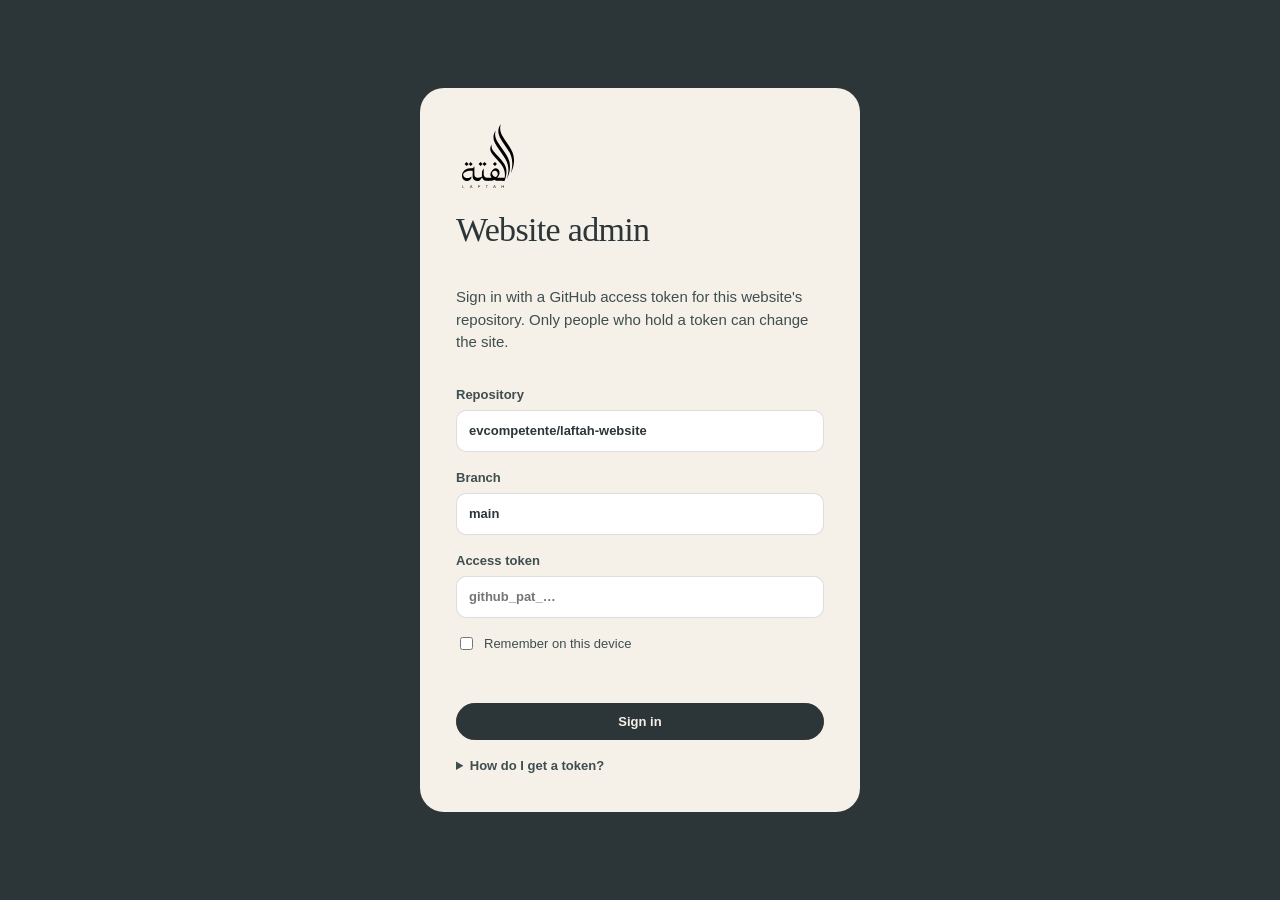
<file: admin/index.html>
<!DOCTYPE html>
<html lang="en">
<head>
<meta charset="utf-8"/>
<meta name="viewport" content="width=device-width, initial-scale=1"/>
<meta name="robots" content="noindex, nofollow"/>
<title>LAFTAH Admin</title>
<link rel="icon" href="../assets/logo.svg"/>
<link rel="stylesheet" href="admin.css"/>
</head>
<body>
<div id="gate" class="gate">
  <form id="gateForm" class="gate-card" autocomplete="off">
    <img class="gate-logo" src="../assets/logo.svg" alt="LAFTAH"/>
    <h1>Website admin</h1>
    <p class="muted">Sign in with a GitHub access token for this website's repository. Only people who hold a token can change the site.</p>
    <label>Repository<input id="gRepo" value="evcompetente/laftah-website" required spellcheck="false"/></label>
    <label>Branch<input id="gBranch" value="main" required spellcheck="false"/></label>
    <label>Access token<input id="gToken" type="password" required spellcheck="false" placeholder="github_pat_…"/></label>
    <label class="chk"><input id="gRemember" type="checkbox"/> Remember on this device</label>
    <p id="gErr" class="err" role="alert"></p>
    <button class="btn primary" id="gBtn" type="submit">Sign in</button>
    <details class="help"><summary>How do I get a token?</summary>
      <ol>
        <li>On GitHub open <b>Settings → Developer settings → Fine-grained tokens → Generate new token</b>.</li>
        <li>Choose <b>Only select repositories</b> and pick <b>laftah-website</b>.</li>
        <li>Under <b>Repository permissions</b> set <b>Contents</b> to <b>Read and write</b>. Leave everything else off.</li>
        <li>Pick an expiry, generate it, and paste it here. It is shown only once.</li>
      </ol>
    </details>
  </form>
</div>

<div id="app" class="app" hidden>
  <aside class="side" id="side">
    <div class="side-brand"><img src="../assets/logo.svg" alt=""/><span>LAFTAH <small>Admin</small></span></div>
    <nav id="nav"></nav>
    <div class="side-foot">
      <button class="btn ghost-l" id="btnPreview" type="button">Preview draft</button>
      <button class="btn primary" id="btnPublish" type="button">Publish <span id="dirtyDot" class="dot" hidden></span></button>
      <button class="link-l" id="btnOut" type="button">Sign out</button>
    </div>
  </aside>
  <main class="main" id="main" tabindex="-1"></main>
</div>
<div id="toast" class="toast" role="status" aria-live="polite" hidden></div>
<script src="admin.js"></script>
</body>
</html>
</file>
<file: assets/css/style.css>
:root{
  --ink:#2C3639; --eclipse:#3F4E4F; --brulee:#A27B5B; --aulait:#DCD7C9; --off:#F5F0E8;
  --paper:#FBF8F2;
  --line:rgba(44,54,57,.16);
  --serif:Georgia,"Times New Roman",serif;
  --sans:Arial,Helvetica,sans-serif;
}
*{box-sizing:border-box}
html{scroll-behavior:smooth}
body{margin:0;font-family:var(--sans);background:var(--off);color:var(--ink);overflow-x:hidden;-webkit-font-smoothing:antialiased}
a{color:inherit;text-decoration:none}
h1,h2,h3,p{margin-top:0}
p{color:var(--eclipse);line-height:1.75}
.wrap{width:min(1180px,calc(100% - 44px));margin:0 auto}
.serif{font-family:var(--serif)}
.eyebrow{display:flex;align-items:center;gap:12px;margin:0 0 18px;color:var(--ink);text-transform:uppercase;letter-spacing:.2em;font-size:11px;font-weight:700}
.eyebrow::before{content:"";width:34px;height:2px;background:var(--brulee)}

/* top bar */
.topbar{position:sticky;top:0;z-index:60;background:rgba(245,240,232,.9);backdrop-filter:blur(16px);border-bottom:1px solid var(--line)}
.topbar .wrap{display:flex;align-items:center;justify-content:space-between;gap:20px;min-height:64px}
.brand{display:flex;align-items:center;gap:12px;font-weight:700;letter-spacing:.24em;font-size:12px}
.brand img{width:38px;height:38px;object-fit:contain}
.subnav{display:flex;align-items:center;gap:22px;font-size:13px;color:var(--eclipse)}
.subnav a{transition:color .2s}
.subnav a:not(.pill):hover{color:var(--brulee)}
.pill{display:inline-flex;align-items:center;justify-content:center;min-height:40px;padding:0 22px;border-radius:999px;font:700 13px var(--sans);border:1px solid transparent;cursor:pointer;transition:transform .2s,box-shadow .2s,background .2s,color .2s,border-color .2s}
.pill.ink{background:var(--ink);color:var(--off)}
.pill.ink:hover{background:var(--eclipse);transform:translateY(-2px);box-shadow:0 14px 28px rgba(44,54,57,.22)}
.pill.ghost{background:transparent;color:var(--ink);border-color:var(--line)}
.pill.ghost:hover{border-color:var(--brulee);color:var(--eclipse);transform:translateY(-2px)}
.pill.light{background:var(--aulait);color:var(--ink)}
.pill.light:hover{background:var(--off);transform:translateY(-2px)}
.pill.big{min-height:52px;padding:0 30px;font-size:14px}
.lang{font:13px var(--sans);border:1px solid var(--line);background:transparent;color:var(--ink);border-radius:999px;padding:9px 14px;cursor:pointer;transition:border-color .2s}
.lang:hover{border-color:var(--brulee)}
.progress{position:absolute;left:0;bottom:-1px;height:2px;width:100%;transform-origin:left;transform:scaleX(0);background:var(--brulee)}
a:focus-visible,button:focus-visible,input:focus-visible{outline:2px solid var(--brulee);outline-offset:3px}

/* hero */
.hero{position:relative;z-index:2;margin-top:calc(64px - 100vh - 70vh);min-height:calc(100vh - 64px + 70vh);display:block;text-align:center;padding:0;overflow:clip;background:transparent}
.hero .stage{position:sticky;top:64px;height:calc(100vh - 64px);display:flex;flex-direction:column;align-items:center;justify-content:center}
.hero .scroll-hint{display:none}
.orb{position:absolute;border-radius:50%;pointer-events:none;will-change:transform}
.orb.a{width:560px;height:560px;right:-180px;top:-120px;background:radial-gradient(circle,rgba(162,123,91,.28),transparent 68%)}
.orb.b{width:480px;height:480px;left:-160px;bottom:-140px;background:radial-gradient(circle,rgba(63,78,79,.2),transparent 68%)}
.ring{position:absolute;left:50%;top:50%;width:min(86vw,820px);aspect-ratio:1;transform:translate(-50%,-50%);border:1px solid var(--line);border-radius:50%;pointer-events:none}
.ring.r2{width:min(62vw,560px);border-color:rgba(162,123,91,.35)}
.stage>*{opacity:0;transform:translateY(34px);animation:rise 1s cubic-bezier(.2,.7,.2,1) forwards}
.stage>:nth-child(1){animation-delay:.1s}.stage>:nth-child(2){animation-delay:.25s}.stage>:nth-child(3){animation-delay:.4s}
.stage>:nth-child(4){animation-delay:.6s}.stage>:nth-child(5){animation-delay:.8s}
@keyframes rise{to{opacity:1;transform:none}}
.hero-logo{width:78px;height:auto;margin:0 auto 26px;display:block}
.hero .eyebrow{justify-content:center}
.hero h1{font:400 clamp(46px,8.6vw,118px)/.98 var(--serif);letter-spacing:-.04em;margin:0 auto 26px;max-width:1000px}
.hero h1 span{color:var(--brulee);font-style:italic}
.hero .lead{font-size:clamp(16px,1.6vw,20px);max-width:660px;margin:0 auto 34px}
.hero{--fg:#F5F0E8;--fg2:rgba(245,240,232,.78);--bbg:#F5F0E8;--bfg:#2C3639;--bl:rgba(245,240,232,.4);--inv:1}
.hero.lt{--fg:#2C3639;--fg2:rgba(44,54,57,.7);--bbg:#2C3639;--bfg:#F5F0E8;--bl:rgba(44,54,57,.3);--inv:0}
.hero h1,.hero .eyebrow,.hero .lead,.hero .pill{transition:color .28s ease,background-color .28s ease,border-color .28s ease}
.hero-logo{transition:filter .28s ease}
.hero h1,.hero .eyebrow{color:var(--fg)}
.hero h1 span{color:var(--brulee)}
.hero .lead{color:var(--fg2)}
.hero-logo{filter:brightness(0) invert(var(--inv))}
.hero .pill.ink{background:var(--bbg);color:var(--bfg)}
.hero .pill.ghost{color:var(--fg);border-color:var(--bl)}
.hero .scroll-hint{color:var(--fg2)}
.hero-actions{display:flex;flex-wrap:wrap;gap:14px;justify-content:center}
.scroll-hint{position:absolute;bottom:26px;left:50%;transform:translateX(-50%);font-size:11px;letter-spacing:.22em;text-transform:uppercase;color:var(--eclipse)}
.scroll-hint::after{content:"";display:block;width:1px;height:34px;background:var(--brulee);margin:10px auto 0;animation:drip 2s infinite}
@keyframes drip{0%{transform:scaleY(0);transform-origin:top}50%{transform:scaleY(1);transform-origin:top}51%{transform-origin:bottom}100%{transform:scaleY(0);transform-origin:bottom}}

/* statement */
.statement{padding:150px 0;text-align:center;background:var(--paper)}
.statement h2{font:400 clamp(34px,5.6vw,76px)/1.08 var(--serif);letter-spacing:-.03em;max-width:980px;margin:0 auto}
.statement h2 span{color:var(--brulee);font-style:italic}

/* story */
.story{background:var(--ink);color:var(--off)}
.story-grid{display:grid;grid-template-columns:1fr 1fr;gap:70px;align-items:start}
.story-sticky{position:sticky;top:64px;height:calc(100vh - 64px);display:flex;flex-direction:column;justify-content:center}
.story .eyebrow{color:var(--aulait)}
.story-num{font:400 clamp(70px,11vw,150px)/1 var(--serif);letter-spacing:-.05em;color:var(--brulee);margin-bottom:6px}
.story-title{font:400 clamp(30px,4vw,54px)/1.08 var(--serif);letter-spacing:-.03em;margin-bottom:26px}
.story-photo{position:relative;width:100%;height:min(44vh,420px);border-radius:28px;overflow:hidden;background:var(--eclipse);border:1px solid rgba(220,215,201,.18);box-shadow:0 30px 70px rgba(0,0,0,.35)}
.story-photo img{--z:1;position:absolute;inset:0;width:100%;height:100%;object-fit:cover;opacity:0;transform:scale(calc(var(--z) * 1.1));transition:opacity .9s ease,transform 1.8s cubic-bezier(.2,.7,.2,1)}
.story-photo img.on{opacity:1;transform:scale(var(--z))}
.story-photo::after{content:"";position:absolute;inset:0;background:linear-gradient(180deg,transparent 55%,rgba(44,54,57,.45));pointer-events:none}
.step h3{display:flex;align-items:center;gap:14px}
.step h3 .ic{flex:none;width:34px;height:34px;stroke:var(--brulee);fill:none;stroke-width:1.5;stroke-linecap:round;stroke-linejoin:round}
.more-btn{align-self:flex-start;display:inline-flex;align-items:center;gap:8px;margin-top:20px;padding:0 0 4px;background:none;border:0;border-bottom:1px solid rgba(220,215,201,.4);color:var(--aulait);font:700 12px var(--sans);letter-spacing:.14em;text-transform:uppercase;cursor:pointer;transition:color .2s,border-color .2s}
.more-btn:hover{color:var(--off);border-color:var(--brulee)}
.more-btn svg{width:12px;height:12px;stroke:currentColor;fill:none;stroke-width:1.6;stroke-linecap:round;stroke-linejoin:round;transition:transform .3s}
.more-btn[aria-expanded="true"] svg{transform:rotate(180deg)}
html[dir="rtl"] .more-btn{letter-spacing:0;text-transform:none;font-size:13px}
.more{max-width:480px;margin-top:18px;animation:rise .5s ease both}
.more .more-l{font:700 11px var(--sans);letter-spacing:.2em;text-transform:uppercase;color:var(--brulee);margin-bottom:10px}
html[dir="rtl"] .more .more-l{letter-spacing:0;text-transform:none}
.more ul{list-style:none;display:flex;flex-wrap:wrap;gap:8px;margin:0;padding:0}
.more li{padding:7px 14px;border:1px solid rgba(220,215,201,.28);border-radius:999px;font-size:14px;color:var(--aulait)}
.story-steps{padding:25vh 0}
.step{min-height:62vh;display:flex;flex-direction:column;justify-content:center;opacity:.28;transition:opacity .5s}
.step.on{opacity:1}
.step h3{font:400 30px/1.2 var(--serif);margin-bottom:14px;color:var(--off)}
.step p{color:rgba(245,240,232,.78);font-size:17px;max-width:480px}


/* work gallery */
.work{padding:130px 0;background:var(--paper)}
.work-grid{display:grid;grid-template-columns:repeat(3,1fr);grid-auto-rows:clamp(200px,24vw,300px);gap:16px}
.work-grid figure{position:relative;margin:0;border-radius:26px;overflow:hidden;background:var(--eclipse)}
.work-grid figure:first-child{grid-row:span 2}
.work-grid img{position:absolute;inset:0;width:100%;height:100%;object-fit:cover;transition:transform 1.1s cubic-bezier(.2,.7,.2,1)}
.work-grid figure:hover img{transform:scale(1.06)}
.work-grid figure::after{content:"";position:absolute;inset:0;background:linear-gradient(180deg,transparent 52%,rgba(44,54,57,.78));pointer-events:none}
.work-grid figcaption{position:absolute;left:22px;right:22px;bottom:18px;z-index:2;color:var(--off);display:flex;gap:12px;align-items:baseline;font:400 22px var(--serif)}
.work-grid figcaption b{font:700 11px var(--sans);letter-spacing:.2em;color:var(--aulait)}
/* about */
.about{padding:130px 0;background:var(--off)}
.about-grid{display:grid;grid-template-columns:1.1fr 1fr;gap:70px;align-items:start}
.about h2{font:400 clamp(34px,5vw,64px)/1.06 var(--serif);letter-spacing:-.03em;margin-bottom:22px}
.about-logo{display:block;width:104px;height:auto;margin:0 0 28px}
.about h2 span{color:var(--brulee);font-style:italic}
.about p{max-width:540px}
.pillars{list-style:none;margin:0;padding:0;display:grid;gap:0;border-top:1px solid var(--line)}
.pillars li{display:grid;grid-template-columns:130px 1fr;gap:20px;padding:22px 0;border-bottom:1px solid var(--line);align-items:baseline}
.pillars b{font:400 28px var(--serif);color:var(--ink)}
.pillars span{color:var(--eclipse);font-size:16px}
/* faq */
.faq{padding:130px 0;background:var(--paper)}
.faq-list{max-width:860px;border-top:1px solid var(--line)}
.faq details{border-bottom:1px solid var(--line)}
.faq summary{list-style:none;cursor:pointer;display:flex;justify-content:space-between;align-items:center;gap:20px;padding:26px 0;font:400 clamp(20px,2.2vw,26px)/1.25 var(--serif);color:var(--ink)}
.faq summary::-webkit-details-marker{display:none}
.faq summary::after{content:"+";flex:none;width:34px;height:34px;border-radius:50%;border:1px solid var(--line);display:grid;place-items:center;font:400 20px var(--sans);color:var(--brulee);transition:transform .3s,background .3s}
.faq details[open] summary::after{transform:rotate(45deg);background:var(--off)}
.faq details p{max-width:680px;padding:0 0 26px;margin:0;color:var(--eclipse)}
.faq summary:focus-visible,.wa-fab:focus-visible{outline:2px solid var(--brulee);outline-offset:3px}
/* footer */
.foot-top{display:grid;grid-template-columns:1.3fr 1fr 1fr;gap:40px;align-items:start;width:100%}
.foot-top h4{font:700 11px var(--sans);letter-spacing:.2em;text-transform:uppercase;color:var(--brulee);margin:0 0 14px}
html[dir="rtl"] .foot-top h4{letter-spacing:0;text-transform:none}
.foot-top a{display:block;color:var(--eclipse);text-decoration:none;padding:4px 0}
.foot-top a:hover{color:var(--brulee)}
.foot-bot{width:100%;display:flex;justify-content:space-between;gap:16px;flex-wrap:wrap;border-top:1px solid var(--line);padding-top:20px;margin-top:10px;font-size:13px}
footer .wrap{flex-direction:column;align-items:stretch}
footer .wrap{padding-bottom:96px}
/* whatsapp */
.wa-fab{position:fixed;right:20px;bottom:20px;z-index:60;display:flex;align-items:center;gap:10px;height:54px;padding:0 18px 0 16px;border-radius:999px;background:var(--ink);color:var(--off);text-decoration:none;font:700 13px var(--sans);box-shadow:0 14px 34px rgba(44,54,57,.35);opacity:0;transform:translateY(16px);pointer-events:none;transition:opacity .4s,transform .4s,background .2s}
.wa-fab.show{opacity:1;transform:none;pointer-events:auto}
.wa-fab:hover{background:var(--eclipse)}
.wa-fab svg{width:24px;height:24px;fill:currentColor;flex:none}
html[dir="rtl"] .wa-fab{right:auto;left:20px;padding:0 16px 0 18px}
@media (max-width:900px){
  .work-grid{grid-template-columns:1fr 1fr}.work-grid figure:first-child{grid-column:span 2;grid-row:span 1}
  .about-grid{grid-template-columns:1fr;gap:40px}.foot-top{grid-template-columns:1fr}
  .pillars li{grid-template-columns:100px 1fr}
}
@media (max-width:560px){.wa-fab span{display:none}.wa-fab{padding:0;width:54px;justify-content:center}.work-grid{grid-template-columns:1fr}.work-grid figure:first-child{grid-column:auto}}

/* process */
.process{padding:130px 0;background:var(--off)}
.sec-head{max-width:820px;margin-bottom:56px}
.sec-head h2{font:400 clamp(34px,5vw,64px)/1.06 var(--serif);letter-spacing:-.03em;margin-bottom:20px}
.timeline{position:relative;display:grid;grid-template-columns:repeat(5,1fr);gap:14px}
.timeline::before{content:"";position:absolute;top:24px;left:0;right:0;height:1px;background:var(--line)}
.t-step{position:relative;padding-top:56px}
.t-step::before{content:attr(data-n);position:absolute;top:0;left:0;width:48px;height:48px;border-radius:50%;background:var(--off);border:1px solid var(--brulee);color:var(--ink);display:grid;place-items:center;font:700 14px var(--sans);transition:background .3s,color .3s}
.t-step:hover::before{background:var(--ink);border-color:var(--ink);color:var(--off)}
.t-step h3{font:400 20px/1.25 var(--serif);margin-bottom:10px}
.t-step p{font-size:14px;line-height:1.7}

/* configurator */
.config{padding:130px 0;background:var(--aulait)}
.cfg{display:grid;grid-template-columns:1.1fr .9fr;gap:28px;align-items:start}
.cfg-card{background:var(--paper);border:1px solid var(--line);border-radius:30px;padding:clamp(24px,3vw,40px)}
.pkgs{display:flex;flex-wrap:wrap;gap:10px;margin-bottom:12px}
.pkg{font:700 13px var(--sans);padding:12px 18px;border-radius:999px;border:1px solid var(--line);background:transparent;color:var(--ink);cursor:pointer;transition:all .2s}
.pkg:hover{border-color:var(--brulee)}
.pkg[aria-checked="true"]{background:var(--ink);color:var(--off);border-color:var(--ink)}
.pkg-desc{min-height:3.6em;margin:14px 0 24px;font-size:15px}
.items{list-style:none;margin:0;padding:0}
.item{border-top:1px solid var(--line)}
.item:last-child{border-bottom:1px solid var(--line)}
.row{display:flex;align-items:center;justify-content:space-between;gap:14px;padding:16px 0}
.refine{margin-top:6px;padding:0;border:0;background:none;font:700 12px var(--sans);color:var(--ink);text-decoration:underline;text-decoration-color:var(--brulee);text-underline-offset:4px;cursor:pointer}
.refine:hover{color:var(--eclipse)}
.refine[aria-expanded="true"]::after{content:" ▴"}
.refine[aria-expanded="false"]::after{content:" ▾"}
.chips{display:flex;flex-wrap:wrap;gap:8px;padding:0 0 18px}
.chip{font:13px var(--sans);padding:8px 14px;border-radius:999px;border:1px solid var(--line);background:transparent;color:var(--ink);cursor:pointer;transition:all .2s;animation:pop .3s ease}
.chip:hover{border-color:var(--brulee)}
.chip[aria-pressed="true"]{background:var(--brulee);border-color:var(--brulee);color:var(--ink);font-weight:700}
.dtoggle{display:block;margin:16px auto 0;padding:0;border:0;background:none;color:var(--aulait);font:700 13px var(--sans);text-decoration:underline;text-decoration-color:var(--brulee);text-underline-offset:4px;cursor:pointer}
.dtoggle[aria-expanded="true"]::after{content:" ▴"}.dtoggle[aria-expanded="false"]::after{content:" ▾"}
.you{margin-top:22px;padding-top:20px;border-top:1px solid rgba(220,215,201,.2)}
.you>p{font:700 11px var(--sans);letter-spacing:.2em;text-transform:uppercase;color:var(--aulait);margin:0 0 12px}
html[dir="rtl"] .you>p{letter-spacing:0;text-transform:none;font-size:13px}
.you .dgrid{margin-top:0}
.you .dgrid select{width:100%;font:14px var(--sans);padding:12px 13px;border:1px solid rgba(220,215,201,.28);border-radius:12px;background:rgba(245,240,232,.08);color:var(--off);color-scheme:dark}
.you .dgrid select option{background:#2C3639;color:#F5F0E8}
.you .dgrid select:focus{border-color:var(--brulee);outline:none}
.you .dgrid input[aria-invalid="true"]{border-color:#E0A38A}
.you .req{color:var(--brulee)}
.reqhint{margin:12px 0 0;font-size:13px;color:#E8B9A4;min-height:0}
.reqhint:empty{display:none}
#sumCta{margin-top:20px}
.dgrid{display:grid;grid-template-columns:1fr 1fr;gap:12px;margin-top:16px}
.dgrid[hidden]{display:none}
.dgrid label{display:grid;gap:6px;font-size:12px;font-weight:700;color:var(--aulait)}
.dgrid .full{grid-column:1/-1}
.dgrid input{width:100%;font:14px var(--sans);padding:12px 13px;border:1px solid rgba(220,215,201,.28);border-radius:12px;background:rgba(245,240,232,.08);color:var(--off);color-scheme:dark}
.dgrid input::placeholder{color:rgba(220,215,201,.5)}
.dgrid input:focus{border-color:var(--brulee);outline:none}
.item b{font-weight:700;font-size:15px}
.item small{display:block;color:var(--eclipse);font-size:12px;margin-top:3px}
.tag{font-size:11px;letter-spacing:.14em;text-transform:uppercase;font-weight:700;color:var(--eclipse)}
.sw{position:relative;width:48px;height:28px;border-radius:999px;border:1px solid var(--line);background:var(--aulait);cursor:pointer;transition:background .25s,border-color .25s;flex:none}
.sw::after{content:"";position:absolute;top:3px;left:3px;width:20px;height:20px;border-radius:50%;background:var(--paper);box-shadow:0 2px 6px rgba(44,54,57,.3);transition:transform .25s}
.sw[aria-checked="true"]{background:var(--ink);border-color:var(--ink)}
.sw[aria-checked="true"]::after{transform:translateX(20px)}
.inc{display:inline-grid;place-items:center;width:28px;height:28px;border-radius:50%;background:var(--ink);color:var(--off);font-size:14px;flex:none}
.summary{position:sticky;top:90px;background:var(--ink);color:var(--off);border-radius:30px;padding:clamp(24px,3vw,40px);overflow:hidden}
.summary::before{content:"";position:absolute;width:300px;height:300px;border-radius:50%;right:-100px;top:-120px;background:radial-gradient(circle,rgba(162,123,91,.4),transparent 68%)}
.summary>*{position:relative}
.summary .eyebrow{color:var(--aulait)}
.summary h3{font:400 clamp(28px,3vw,38px)/1.1 var(--serif);margin-bottom:6px;letter-spacing:-.02em}
.summary .count{font-size:14px;color:var(--aulait);margin-bottom:22px}
.summary ul{list-style:none;margin:0 0 26px;padding:0}
.summary li{padding:10px 0;border-top:1px solid rgba(220,215,201,.2);font-size:14px;display:flex;flex-wrap:wrap;justify-content:space-between;gap:2px 12px;animation:pop .35s ease}
.summary li small{flex-basis:100%;margin:0;font-size:12px;color:var(--aulait)}
.summary li span{color:var(--brulee);font-size:11px;letter-spacing:.14em;text-transform:uppercase;font-weight:700}
@keyframes pop{from{opacity:0;transform:translateY(6px)}}
.summary .pill{width:100%}
.summary>small{display:block;margin-top:14px;color:rgba(245,240,232,.66);font-size:12px;line-height:1.6}
.note{margin-top:18px;font-size:13px}

/* cta */
.cta{padding:140px 0;background:var(--paper)}
.cta-panel{border-radius:44px;padding:clamp(40px,7vw,90px);text-align:center;color:var(--off);background:var(--eclipse);position:relative;overflow:hidden}
.cta-panel::before{content:"";position:absolute;width:480px;height:480px;border-radius:50%;right:-140px;top:-180px;background:radial-gradient(circle,rgba(162,123,91,.5),transparent 68%)}
.cta-panel>*{position:relative}
.cta .eyebrow{justify-content:center;color:var(--aulait)}
.cta h2{font:400 clamp(34px,5vw,64px)/1.08 var(--serif);letter-spacing:-.03em;max-width:780px;margin:0 auto 20px}
.cta p{color:rgba(245,240,232,.8);max-width:560px;margin:0 auto 32px}
.cta .pill.ghost{color:var(--off);border-color:rgba(245,240,232,.34)}
.cta .pill.ghost:hover{border-color:var(--aulait);color:var(--aulait)}

footer{background:var(--off);border-top:1px solid var(--line)}
footer .wrap{display:flex;justify-content:space-between;align-items:center;gap:20px;padding:34px 0 50px;color:var(--eclipse);font-size:14px}
footer p{margin:0}

/* reveal */
html:not(.no-js) .rv{opacity:0;transform:translateY(28px);transition:opacity .8s ease,transform .8s cubic-bezier(.2,.7,.2,1)}
html:not(.no-js) .rv.in{opacity:1;transform:none}
.timeline .rv:nth-child(2){transition-delay:.07s}.timeline .rv:nth-child(3){transition-delay:.14s}
.timeline .rv:nth-child(4){transition-delay:.21s}.timeline .rv:nth-child(5){transition-delay:.28s}

/* RTL */
html[dir="rtl"] body,html[dir="rtl"] button,html[dir="rtl"] .serif{font-family:Tahoma,Arial,sans-serif}
html[dir="rtl"] h1,html[dir="rtl"] h2,html[dir="rtl"] h3,html[dir="rtl"] .story-num,html[dir="rtl"] .story-title,html[dir="rtl"] .step h3,html[dir="rtl"] .summary h3,html[dir="rtl"] .t-step h3{font-family:Tahoma,Arial,sans-serif;letter-spacing:0;line-height:1.3}
html[dir="rtl"] .hero h1 span,html[dir="rtl"] .statement h2 span{font-style:normal}
html[dir="rtl"] .eyebrow,html[dir="rtl"] .brand,html[dir="rtl"] .scroll-hint,html[dir="rtl"] .tag{letter-spacing:.04em}
html[dir="rtl"] .progress{transform-origin:right}
html[dir="rtl"] .t-step::before{left:auto;right:0}
html[dir="rtl"] .sw::after{left:auto;right:3px}
html[dir="rtl"] .sw[aria-checked="true"]::after{transform:translateX(-20px)}

@media(max-width:980px){
  .cfg{grid-template-columns:1fr}
  .summary{position:relative;top:0}
}
@media(max-width:900px){
  .subnav a:not(.pill){display:none}
  .story-grid{grid-template-columns:1fr;gap:0}
  .story-sticky{top:64px;height:auto;padding:20px 0;background:var(--ink);z-index:5;flex-direction:row;align-items:center;gap:18px;flex-wrap:wrap}
  .story .eyebrow,.story-photo{display:none}
  .story-num{font-size:54px;margin:0}.story-title{font-size:26px;margin:0}
  .story-steps{padding:6vh 0}.step{min-height:40vh}
  .timeline{grid-template-columns:1fr;gap:34px}
  .timeline::before{top:0;bottom:0;left:24px;right:auto;width:1px;height:auto}
  .t-step{padding:4px 0 0 70px}
  html[dir="rtl"] .t-step{padding:4px 70px 0 0}
  html[dir="rtl"] .timeline::before{left:auto;right:24px}
}
@media(max-width:680px){
  .statement{padding:100px 0}.process,.config,.cta{padding:90px 0}
  .brand span{display:none}
  footer .wrap{flex-direction:column;align-items:flex-start}
}
@media(prefers-reduced-motion:reduce){
  html{scroll-behavior:auto}
  *{animation:none!important}
  .stage>*{opacity:1;transform:none}
  html:not(.no-js) .rv{opacity:1;transform:none;transition:none}
}

/* ===== film intro ===== */
.film{--E:70vh;position:relative;height:calc(330vh - 64px + var(--E));background:var(--ink)}
.film-pin{position:sticky;top:64px;height:calc(100vh - 64px);display:grid;place-items:center;overflow:hidden}
.film-frame{position:relative;width:58%;height:56%;border-radius:40px;overflow:hidden;background:linear-gradient(135deg,var(--eclipse),var(--ink));box-shadow:0 40px 90px rgba(0,0,0,.35);will-change:width,height}
.film-poster,.film-media,.film-veil{position:absolute;inset:0;width:100%;height:100%}
.film-poster{object-fit:cover}
.film-media iframe,.film-media video{position:absolute;inset:0;width:100%;height:100%;border:0;background:#000}
.film-veil{background:linear-gradient(180deg,rgba(44,54,57,.35),rgba(44,54,57,.78));pointer-events:none;transition:opacity .4s}
.film-copy{position:absolute;left:0;right:0;top:50%;transform:translateY(-62%);text-align:center;padding:0 24px;color:var(--off);pointer-events:none}
.film-copy .eyebrow{justify-content:center;color:var(--aulait)}
.film-copy h2 .w{display:inline-block;overflow:hidden;vertical-align:top;padding:.04em 0 .16em;margin-bottom:-.16em}
.film-copy h2 .wi{display:inline-block;transform:translateY(115%);opacity:0;filter:blur(10px);transition:transform 1.1s cubic-bezier(.2,.7,.2,1),opacity 1s ease,filter 1s ease;transition-delay:calc(var(--i)*130ms + 650ms)}
.film-copy .eyebrow{opacity:0;transform:translateY(14px);transition:opacity .9s ease .1s,transform .9s cubic-bezier(.2,.7,.2,1) .1s}
.film-copy .eyebrow::before{transform:scaleX(0);transition:transform .9s cubic-bezier(.2,.7,.2,1) .5s}
.film-copy.go h2 .wi{transform:none;opacity:1;filter:none}
.film-copy.go .eyebrow{opacity:1;transform:none}
.film-copy.go .eyebrow::before{transform:scaleX(1)}
@media (prefers-reduced-motion:reduce){.film-copy h2 .wi,.film-copy .eyebrow,.film-copy .eyebrow::before{transition:none}}

.film-copy h2{font:400 clamp(30px,5.4vw,72px)/1.06 var(--serif);letter-spacing:-.03em;max-width:900px;margin:0 auto}
.film-play{position:absolute;left:50%;bottom:9%;transform:translateX(-50%);display:inline-flex;align-items:center;gap:10px;min-height:52px;padding:0 26px 0 20px;border-radius:999px;border:1px solid rgba(245,240,232,.5);background:rgba(245,240,232,.14);backdrop-filter:blur(10px);color:var(--off);font:700 14px var(--sans);cursor:pointer;transition:background .2s,transform .2s,border-color .2s}
.film-play:hover{background:rgba(245,240,232,.28);border-color:var(--aulait);transform:translateX(-50%) translateY(-2px)}
.film-play svg{width:20px;height:20px;fill:currentColor}
.film-close{position:absolute;top:16px;right:16px;z-index:4;width:44px;height:44px;border-radius:50%;border:1px solid rgba(245,240,232,.45);background:rgba(44,54,57,.6);color:var(--off);display:grid;place-items:center;cursor:pointer;padding:0}
.film-close[hidden],.film-yt[hidden]{display:none}
.film-close svg{width:20px;height:20px;fill:none;stroke:currentColor;stroke-width:2;stroke-linecap:round}
.film-close:hover{border-color:var(--aulait)}
.film-yt{position:absolute;right:18px;bottom:16px;z-index:4;font-size:12px;color:var(--aulait);text-decoration:underline;text-decoration-color:var(--brulee);text-underline-offset:4px}
.film-yt:hover{color:var(--off)}
.film-frame.playing{width:100%!important;height:100%!important;border-radius:0!important;box-shadow:none}
.film-frame.playing .film-veil,.film-frame.playing .film-copy,.film-frame.playing .film-play,.film-frame.playing .film-poster{display:none}
html[dir="rtl"] .film-close{right:auto;left:16px}
html[dir="rtl"] .film-yt{right:auto;left:18px}
html[dir="rtl"] .film-copy h2{font-family:Tahoma,Arial,sans-serif;letter-spacing:0;line-height:1.3}
@media(max-width:680px){.film-frame{width:88%;height:60%;border-radius:28px}.film-yt{font-size:11px;right:12px;bottom:12px}}
@media(prefers-reduced-motion:reduce){.film{height:auto}.film-pin{position:relative;height:calc(100vh - 64px)}.film-frame{width:100%!important;height:100%!important;border-radius:0!important}}

.film-anim{position:absolute;inset:0;overflow:hidden}
.film-anim i{position:absolute;border-radius:50%;filter:blur(60px);opacity:.55}
.film-anim i:nth-child(1){width:60%;aspect-ratio:1;left:-10%;top:-30%;background:var(--brulee);animation:drift1 16s ease-in-out infinite alternate}
.film-anim i:nth-child(2){width:55%;aspect-ratio:1;right:-12%;bottom:-35%;background:var(--eclipse);opacity:.9;animation:drift2 19s ease-in-out infinite alternate}
.film-anim i:nth-child(3){width:30%;aspect-ratio:1;left:40%;top:30%;background:var(--aulait);opacity:.14;animation:drift3 13s ease-in-out infinite alternate}
@keyframes drift1{to{transform:translate(30%,22%) scale(1.15)}}
@keyframes drift2{to{transform:translate(-28%,-20%) scale(1.1)}}
@keyframes drift3{to{transform:translate(-40%,30%) scale(1.4)}}
.film-ticker{margin:26px 0 0;font:700 12px var(--sans);letter-spacing:.24em;text-transform:uppercase;color:var(--aulait);min-height:1.4em;transition:opacity .45s}
.film-ticker.out{opacity:0}
html[dir="rtl"] .film-ticker{letter-spacing:.04em}
.film-play[hidden]{display:none}
@media(prefers-reduced-motion:reduce){.film-anim i{animation:none}}

.film-video{position:absolute;inset:0;width:100%;height:100%;object-fit:cover;background:#000}
.film-veil{background:linear-gradient(180deg,rgba(44,54,57,.5),rgba(44,54,57,.78))}
.film-frame.playing .film-video{object-fit:contain}

.film-err{position:absolute;left:50%;top:14px;transform:translateX(-50%);width:min(88%,520px);margin:0;text-align:center;font-size:13px;line-height:1.6;color:var(--off);background:rgba(44,54,57,.82);padding:12px 16px;border-radius:14px;z-index:3}
.film-err[hidden]{display:none}

.sent{text-align:center;padding:10px 0 4px}
.sent[hidden]{display:none}
.sent-ic{width:64px;height:64px;border-radius:50%;margin:0 auto 18px;display:grid;place-items:center;background:rgba(162,123,91,.22);border:1px solid var(--brulee)}
.sent-ic svg{width:30px;height:30px;stroke:var(--aulait);fill:none;stroke-width:2;stroke-linecap:round;stroke-linejoin:round}
.sent h4{font:400 28px/1.15 var(--serif);margin:0 0 12px;color:var(--off)}
.sent p{color:rgba(245,240,232,.8);margin:0 auto 20px;max-width:340px}
.summary.is-sent>:not(.sent):not(.eyebrow):not(h3){display:none}
.summary.is-sent .sent{display:block}
.summary.is-sent .sent[hidden]{display:none}
.summary button[disabled],.summary a[aria-disabled="true"]{opacity:.6;pointer-events:none}
.sent .wa-brief{margin-top:0}

/* booths */
.booths-panel{margin-top:40px;padding:44px;background:var(--paper);border:1px solid var(--line);border-radius:30px}
.booths-panel[hidden]{display:none}
.bp-head{display:flex;justify-content:space-between;align-items:flex-start;gap:24px;margin-bottom:34px}
.bp-head h3{font:400 clamp(28px,3.6vw,46px)/1.08 var(--serif);letter-spacing:-.03em;margin:0 0 14px}
.bp-head p:last-child{max-width:720px;margin:0}
.work-grid figure.has-more{cursor:pointer}
.work-grid figure.has-more:focus-visible{outline:2px solid var(--brulee);outline-offset:3px}
.more-tag{position:absolute;top:18px;right:18px;z-index:2;background:var(--off);color:var(--ink);font:700 11px var(--sans);letter-spacing:.14em;text-transform:uppercase;padding:9px 14px;border-radius:999px}
html[dir="rtl"] .more-tag{right:auto;left:18px}
.booth-grid{display:grid;grid-template-columns:repeat(2,1fr);gap:24px}
.booth{display:flex;flex-direction:column;background:var(--off);border:1px solid var(--line);border-radius:26px;overflow:hidden}
.booth-img{position:relative;display:block;width:100%;padding:0;border:0;background:#fff;cursor:zoom-in;aspect-ratio:2/1;overflow:hidden}
.booth-img img{width:100%;height:100%;object-fit:cover;transition:transform 1.1s cubic-bezier(.2,.7,.2,1)}
.booth-img.fit img{object-fit:contain}
.booth-img:hover img{transform:scale(1.04)}
.booth-tag{position:absolute;left:16px;top:16px;background:rgba(44,54,57,.82);color:var(--off);font:700 11px var(--sans);letter-spacing:.14em;text-transform:uppercase;padding:7px 12px;border-radius:999px}
html[dir="rtl"] .booth-tag{left:auto;right:16px}
.booth-body{display:flex;flex-direction:column;gap:12px;padding:26px 28px 28px;flex:1}
.booth-size{font:700 11px var(--sans);letter-spacing:.2em;text-transform:uppercase;color:var(--brulee)}
.booth h3{font:400 28px/1.1 var(--serif);letter-spacing:-.02em;margin:0}
.booth ul{margin:4px 0 8px;padding:0;list-style:none;display:grid;gap:7px;font-size:14px;color:var(--eclipse)}
.booth li{padding-inline-start:18px;position:relative;line-height:1.5}
.booth li::before{content:"";position:absolute;inset-inline-start:0;top:.62em;width:8px;height:2px;background:var(--brulee)}
.booth-act{display:flex;flex-wrap:wrap;gap:10px;margin-top:auto}
.booth-more{background:var(--ink);color:var(--off);border-radius:26px;justify-content:center;padding:36px 32px;gap:16px}
.booth-more h3{color:var(--off)}.booth-more p{color:var(--aulait);margin:0}
.booth-note{margin-top:24px}
.boothchip{display:flex;align-items:center;gap:10px;margin:0 0 18px;padding:8px 8px 8px 16px;border:1px solid var(--brulee);border-radius:999px;width:fit-content;font:700 13px var(--sans);color:var(--ink)}
.boothchip[hidden]{display:none}
.boothchip button{border:0;background:var(--ink);color:var(--off);width:26px;height:26px;border-radius:50%;cursor:pointer;font-size:16px;line-height:1}
.lb{position:fixed;inset:0;z-index:100;background:rgba(20,26,28,.94);display:flex;align-items:center;justify-content:center;padding:56px 64px 64px}
.lb[hidden]{display:none}
.lb img{max-width:100%;max-height:100%;object-fit:contain;background:#fff;border-radius:8px}
.lb-x,.lb-n{position:absolute;border:0;background:rgba(245,240,232,.14);color:var(--off);cursor:pointer;border-radius:50%;width:46px;height:46px;font-size:28px;line-height:1}
.lb-x{top:14px;right:14px}.lb-prev{left:12px;top:50%}.lb-next{right:12px;top:50%}
.lb-cap{position:absolute;left:0;right:0;bottom:18px;text-align:center;color:var(--aulait);font-size:13px;margin:0}
.lb-n[hidden]{display:none}
@media (max-width:900px){.booth-grid{grid-template-columns:1fr}.booths-panel{padding:24px 18px}.bp-head{flex-direction:column}.lb{padding:56px 12px 60px}}
</file>
<file: admin/admin.css>
:root{--ink:#2C3639;--eclipse:#3F4E4F;--brulee:#A27B5B;--aulait:#DCD7C9;--off:#F5F0E8;--paper:#FBF8F2;--line:rgba(44,54,57,.16);--ok:#3d6b4f;--bad:#a23b3b;--serif:Georgia,"Times New Roman",serif;--sans:Arial,Helvetica,sans-serif}
*{box-sizing:border-box}
body{margin:0;font:15px/1.5 var(--sans);background:var(--off);color:var(--ink)}
[hidden]{display:none!important}
h1,h2,h3{font-family:var(--serif);font-weight:400;letter-spacing:-.02em;margin:0}
.muted{color:var(--eclipse)}
.btn{font:700 13px var(--sans);border-radius:999px;border:1px solid var(--line);background:transparent;color:var(--ink);padding:10px 18px;cursor:pointer;transition:background .2s,border-color .2s}
.btn:hover{border-color:var(--brulee)}
.btn.primary{background:var(--ink);color:var(--off);border-color:var(--ink)}
.btn.primary:hover{background:var(--eclipse)}
.btn.ghost-l{color:var(--off);border-color:rgba(245,240,232,.35)}
.btn.sm{padding:6px 12px;font-size:12px}
.btn.danger{color:var(--bad)}
.btn:disabled{opacity:.5;cursor:default}
.link-l{background:none;border:0;color:var(--aulait);font:13px var(--sans);cursor:pointer;text-decoration:underline;padding:6px}
input,textarea,select{font:inherit;color:var(--ink);background:#fff;border:1px solid var(--line);border-radius:10px;padding:10px 12px;width:100%}
textarea{resize:vertical;min-height:44px;line-height:1.5}
input:focus-visible,textarea:focus-visible,select:focus-visible,button:focus-visible{outline:2px solid var(--brulee);outline-offset:2px}
label{display:grid;gap:6px;font-size:13px;font-weight:700;color:var(--eclipse)}
label.chk{display:flex;align-items:center;gap:8px;font-weight:400}
label.chk input{width:auto}
.err{color:var(--bad);min-height:1.4em;margin:0;font-size:13px}
/* gate */
.gate{min-height:100vh;display:grid;place-items:center;padding:24px;background:var(--ink)}
.gate-card{width:min(440px,100%);background:var(--off);border-radius:24px;padding:36px;display:grid;gap:16px}
.gate-logo{width:64px;height:64px;object-fit:contain}
.gate-card h1{font-size:34px}
.help{font-size:13px;color:var(--eclipse)}
.help summary{cursor:pointer;font-weight:700}
.help ol{padding-inline-start:18px;margin:10px 0 0}
/* app shell */
.app{display:grid;grid-template-columns:260px 1fr;min-height:100vh}
.side{background:var(--ink);color:var(--off);display:flex;flex-direction:column;padding:22px 14px;position:sticky;top:0;height:100vh}
.side-brand{display:flex;align-items:center;gap:12px;padding:0 10px 22px;font:700 15px var(--sans);letter-spacing:.16em}
.side-brand img{width:38px;height:38px;object-fit:contain;filter:brightness(0) invert(1)}
.side-brand small{display:block;font-weight:400;letter-spacing:.1em;color:var(--aulait);font-size:11px}
#nav{display:grid;gap:4px;overflow:auto;flex:1}
#nav a{display:block;padding:11px 14px;border-radius:12px;color:var(--aulait);text-decoration:none;font-size:14px}
#nav a:hover{background:rgba(245,240,232,.08)}
#nav a.on{background:var(--brulee);color:#fff;font-weight:700}
.side-foot{display:grid;gap:8px;padding-top:14px;border-top:1px solid rgba(245,240,232,.16)}
.dot{display:inline-block;width:8px;height:8px;border-radius:50%;background:var(--brulee);margin-inline-start:6px;box-shadow:0 0 0 2px var(--off)}
.main{padding:40px 44px 90px;max-width:1100px;width:100%}
.main h2{font-size:38px;margin-bottom:6px}
.sub{color:var(--eclipse);margin:0 0 28px;max-width:680px}
.card{background:var(--paper);border:1px solid var(--line);border-radius:20px;padding:22px 24px;margin-bottom:18px}
.card h3{font-size:22px;margin-bottom:14px}
.grid2{display:grid;grid-template-columns:1fr 1fr;gap:14px}
.grid3{display:grid;grid-template-columns:repeat(3,1fr);gap:14px}
.stats{display:grid;grid-template-columns:repeat(auto-fit,minmax(190px,1fr));gap:14px;margin-bottom:22px}
.stat{background:var(--paper);border:1px solid var(--line);border-radius:18px;padding:18px 20px}
.stat b{display:block;font:400 36px var(--serif)}
.stat span{font-size:12px;letter-spacing:.12em;text-transform:uppercase;color:var(--eclipse)}
.row{display:flex;gap:10px;align-items:center;flex-wrap:wrap}
.ar{direction:rtl;text-align:right}
.tag{display:inline-block;font:700 10px var(--sans);letter-spacing:.12em;text-transform:uppercase;background:var(--aulait);color:var(--ink);border-radius:999px;padding:3px 9px}
.tag.ed{background:var(--brulee);color:#fff}
.tr{border-top:1px solid var(--line);padding:16px 0}
.tr:first-child{border-top:0}
.tr-h{display:flex;gap:8px;align-items:center;margin-bottom:8px;font-size:12px;color:var(--eclipse)}
.tr-h .sp{flex:1}
.lang-l{font-size:11px;letter-spacing:.14em;text-transform:uppercase;color:var(--eclipse);margin:0 0 4px}
.chips{display:flex;flex-wrap:wrap;gap:8px}
.chipb{border:1px solid var(--line);border-radius:999px;background:transparent;padding:7px 14px;font:700 12px var(--sans);cursor:pointer;color:var(--ink)}
.chipb[aria-pressed="true"]{background:var(--ink);color:var(--off);border-color:var(--ink)}
.thumb{width:100%;max-width:300px;aspect-ratio:16/10;object-fit:cover;border-radius:12px;border:1px solid var(--line);background:#fff;display:block}
.thumb.fit{object-fit:contain}
.sheets{display:flex;gap:10px;flex-wrap:wrap}
.sheets figure{margin:0;display:grid;gap:6px;width:120px}
.sheets img{width:120px;height:80px;object-fit:cover;border-radius:8px;border:1px solid var(--line)}
.sub-row{display:grid;grid-template-columns:1fr 1fr auto;gap:8px;margin-bottom:8px}
.filters{display:flex;gap:12px;flex-wrap:wrap;margin-bottom:18px}
.filters input{max-width:320px}.filters select{max-width:260px}
.list li{margin:4px 0}
.ok{color:var(--ok)}.bad{color:var(--bad)}
.bar{position:sticky;bottom:0;background:linear-gradient(transparent,var(--off) 40%);padding:20px 0 4px;display:flex;gap:10px;align-items:center}
.toast{position:fixed;left:50%;bottom:24px;transform:translateX(-50%);background:var(--ink);color:var(--off);padding:12px 20px;border-radius:999px;font-weight:700;font-size:13px;z-index:50;max-width:90vw}
.toast.bad{background:var(--bad)}
.prog{height:8px;background:var(--aulait);border-radius:99px;overflow:hidden;margin:14px 0}
.prog i{display:block;height:100%;width:0;background:var(--brulee);transition:width .3s}
.note{font-size:13px;color:var(--eclipse)}
@media (max-width:860px){
  .app{grid-template-columns:minmax(0,1fr)}
  .side,.main{min-width:0}
  .side{position:static;height:auto;padding:14px}
  #nav{display:flex;overflow-x:auto;gap:6px;padding-bottom:6px}
  #nav a{white-space:nowrap}
  .side-foot{grid-auto-flow:column;grid-auto-columns:1fr}
  .main{padding:24px 16px 80px}
  .grid2,.grid3,.sub-row{grid-template-columns:1fr}
}
#nav{align-content:start}
.side-foot .btn.primary{background:var(--brulee);border-color:var(--brulee);color:#fff}
.side-foot .btn.primary:hover{background:#b48a69}
.side-foot .dot{background:#fff;box-shadow:none}

.demo-bar{position:sticky;top:0;z-index:60;background:var(--brulee);color:#fff;font:700 13px var(--sans);text-align:center;padding:9px 14px}
</file>
